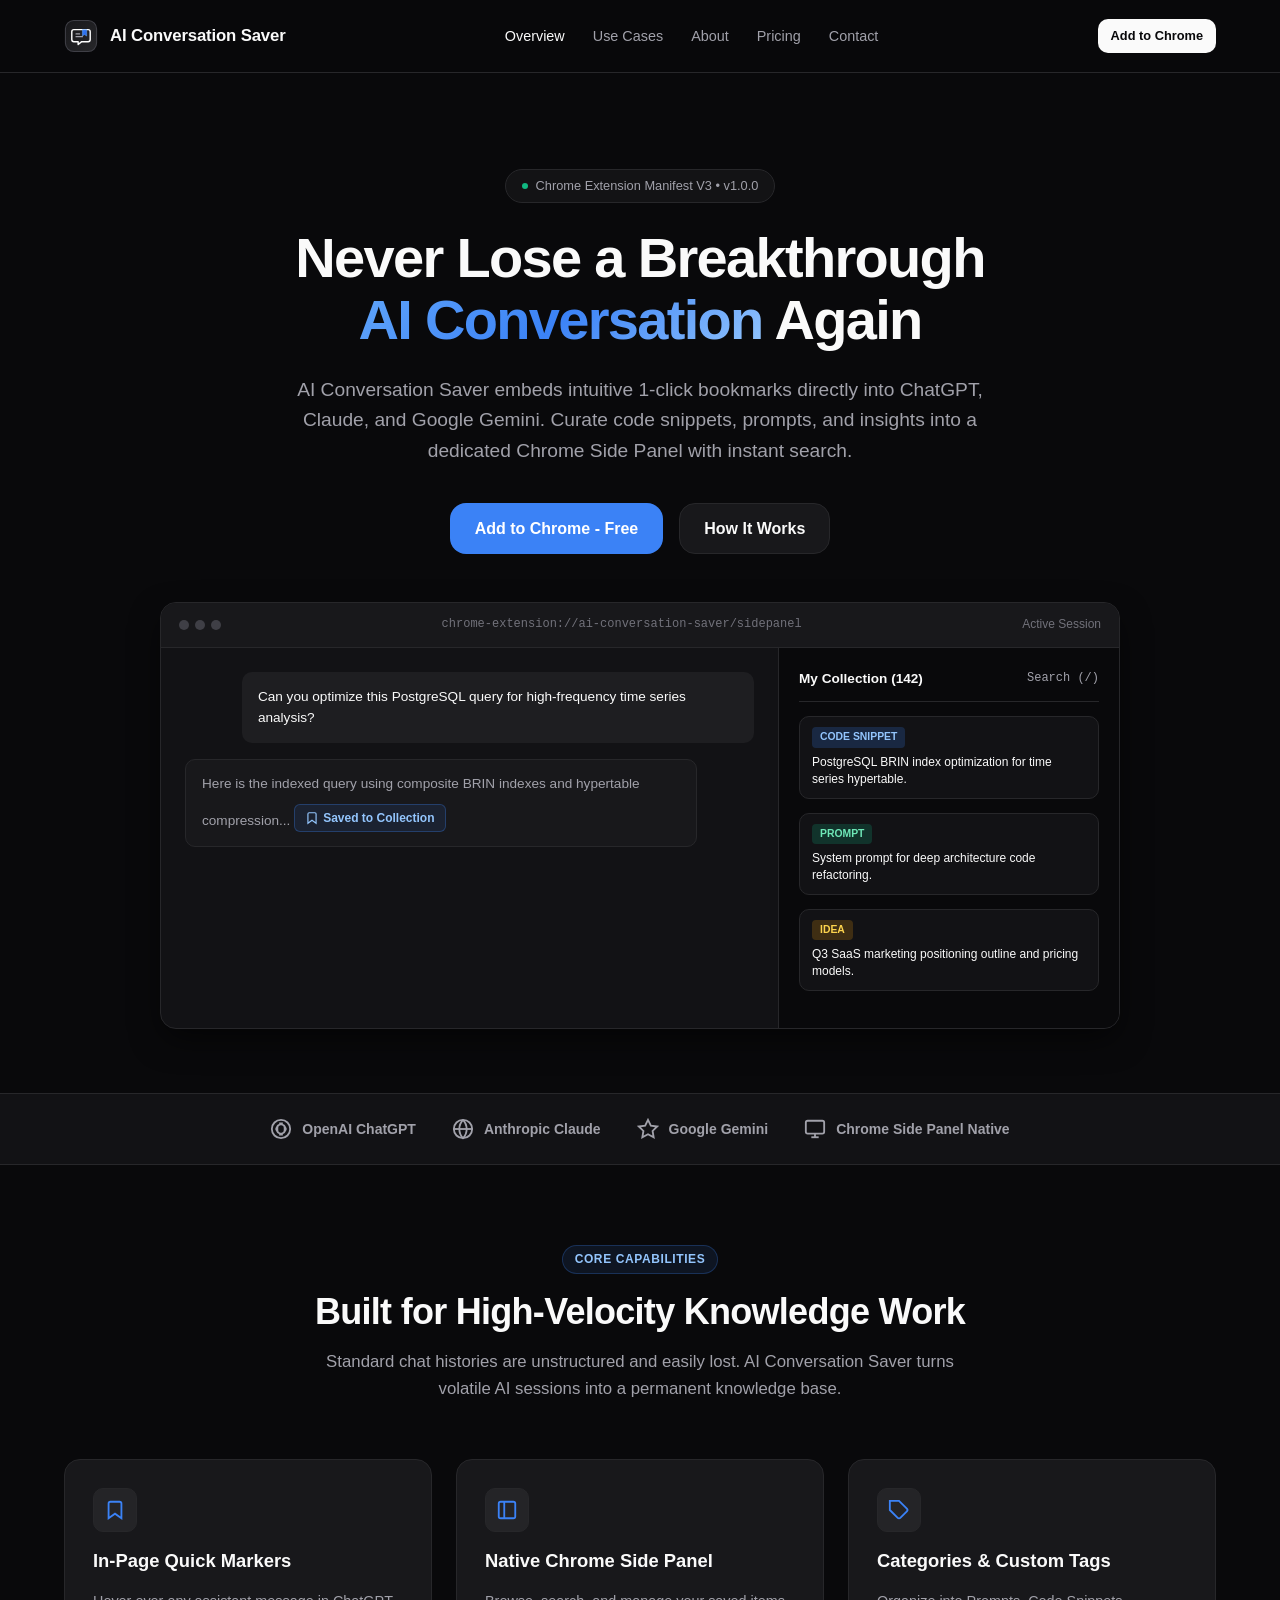
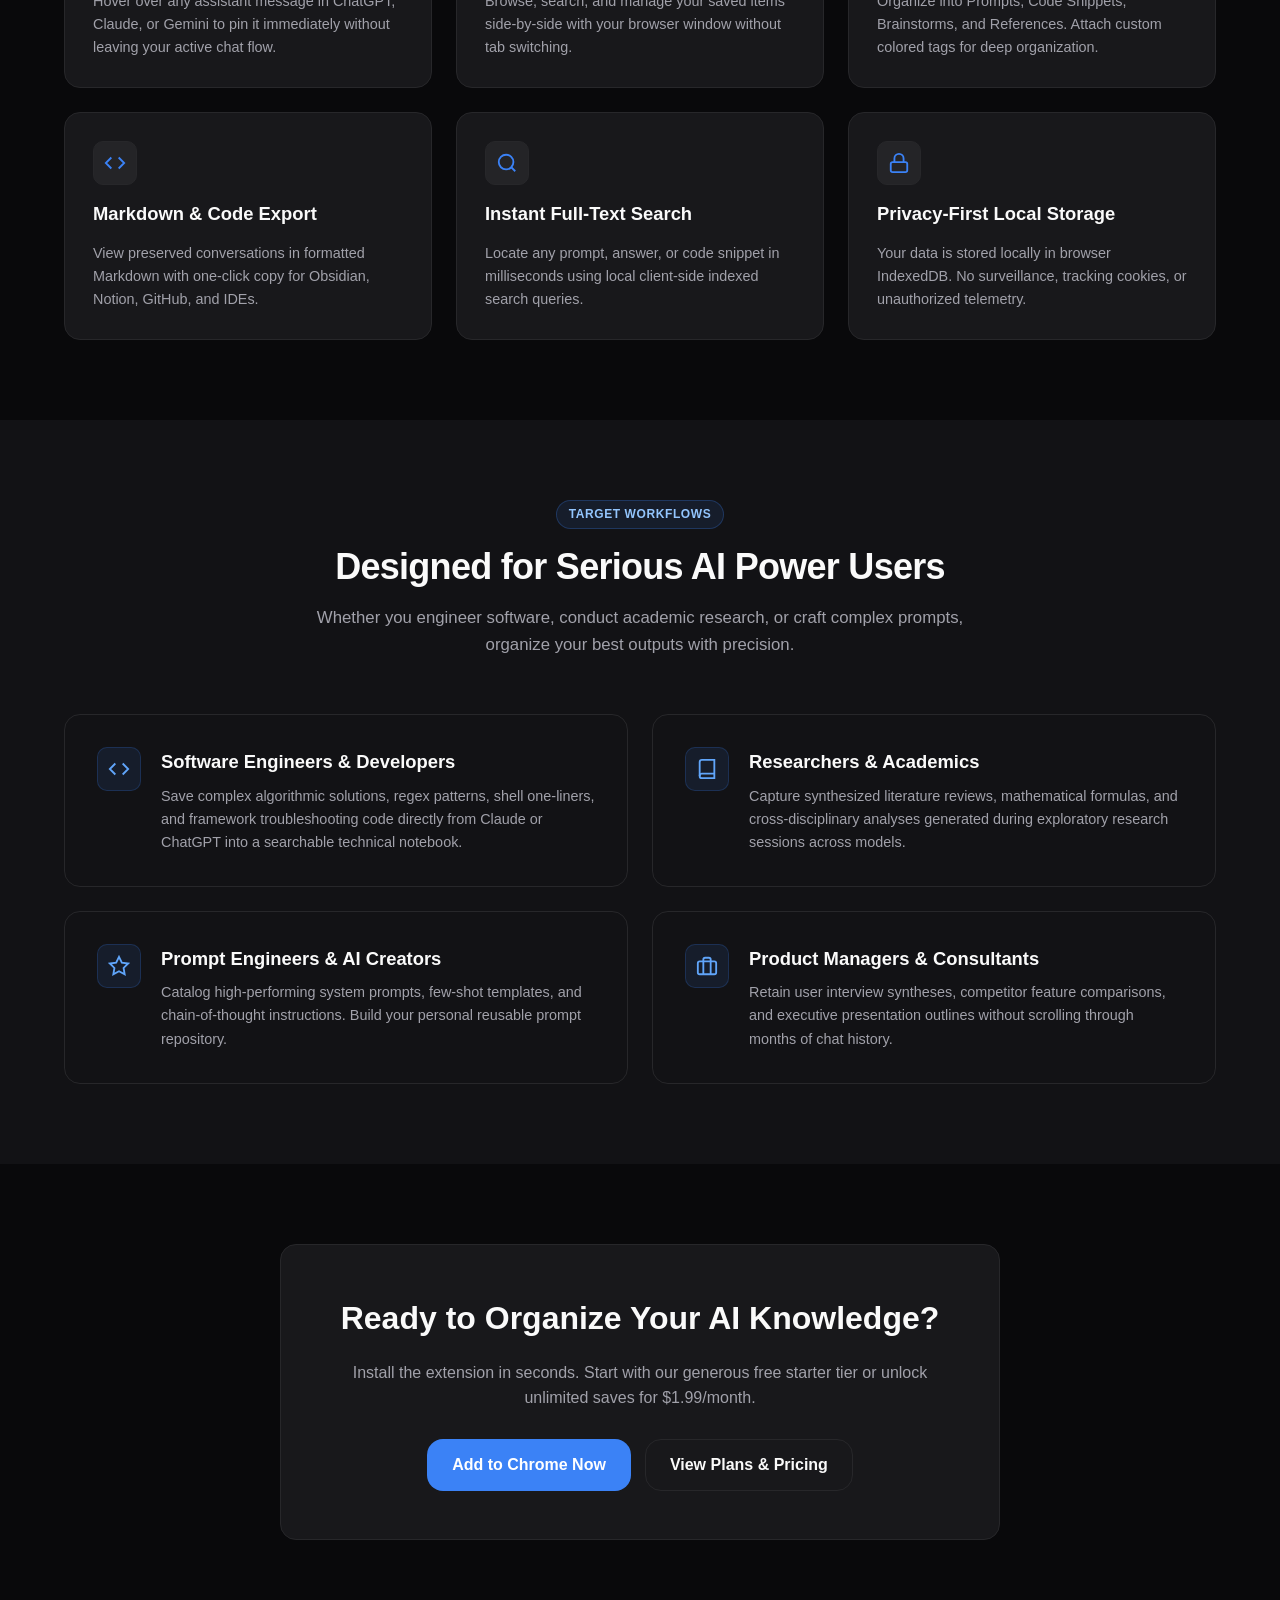
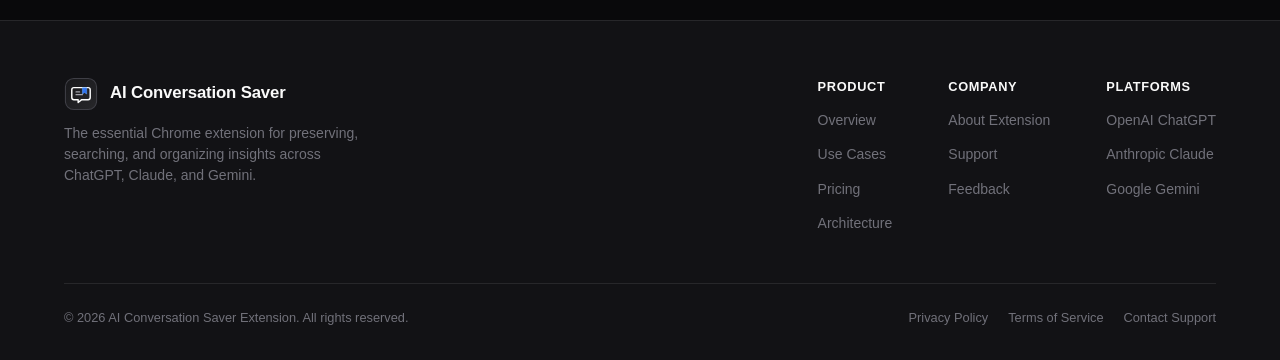
<file: index.html>
<!DOCTYPE html>
<html lang="en">
<head>
  <meta charset="UTF-8">
  <meta name="viewport" content="width=device-width, initial-scale=1.0">
  <title>AI Conversation Saver - Chrome Extension Profile &amp; Overview</title>
  <meta name="description" content="Official Chrome Extension profile for AI Conversation Saver. Preserve, organize, and search valuable prompts and responses across ChatGPT, Claude, and Gemini.">
  <link rel="stylesheet" href="styles.css">
  <link rel="icon" type="image/svg+xml" href="logo.svg">
</head>
<body>

  <!-- Site Header -->
  <header class="site-header">
    <div class="header-container">
      <a href="index.html" class="brand-link">
        <img src="logo.svg" alt="AI Conversation Saver Logo" class="brand-logo-img">
        <span>AI Conversation Saver</span>
      </a>

      <nav>
        <ul class="nav-links">
          <li><a href="index.html" class="active">Overview</a></li>
          <li><a href="#use-cases">Use Cases</a></li>
          <li><a href="about.html">About</a></li>
          <li><a href="pricing.html">Pricing</a></li>
          <li><a href="contact.html">Contact</a></li>
        </ul>
      </nav>

      <div class="header-actions">
        <a href="https://chromewebstore.google.com/category/extensions" target="_blank" rel="noopener noreferrer" class="btn btn-primary btn-sm">Add to Chrome</a>
      </div>
    </div>
  </header>

  <!-- Hero Section -->
  <main>
    <section class="section section-hero">
      <div class="container">
        <div class="hero-badge">
          <span class="hero-badge-dot"></span>
          <span>Chrome Extension Manifest V3 &bull; v1.0.0</span>
        </div>

        <h1 class="hero-title">
          Never Lose a Breakthrough <br>
          <span class="hero-highlight">AI Conversation</span> Again
        </h1>

        <p class="hero-subtitle">
          AI Conversation Saver embeds intuitive 1-click bookmarks directly into ChatGPT, Claude, and Google Gemini. Curate code snippets, prompts, and insights into a dedicated Chrome Side Panel with instant search.
        </p>

        <div class="hero-cta-group">
          <a href="https://chromewebstore.google.com/category/extensions" target="_blank" rel="noopener noreferrer" class="btn btn-accent btn-lg">Add to Chrome - Free</a>
          <a href="about.html" class="btn btn-secondary btn-lg">How It Works</a>
        </div>

        <!-- Extension Mockup Preview -->
        <div class="preview-container">
          <div class="preview-bar">
            <div class="preview-dots">
              <span class="preview-dot"></span>
              <span class="preview-dot"></span>
              <span class="preview-dot"></span>
            </div>
            <span class="preview-title">chrome-extension://ai-conversation-saver/sidepanel</span>
            <span style="font-size: 0.75rem; color: #71717a;">Active Session</span>
          </div>

          <div class="preview-body">
            <!-- Simulated AI Platform View -->
            <div class="preview-chat-area">
              <div class="mock-msg mock-msg-user">
                Can you optimize this PostgreSQL query for high-frequency time series analysis?
              </div>
              <div class="mock-msg mock-msg-ai">
                Here is the indexed query using composite BRIN indexes and hypertable compression...
                <div class="mock-msg-marker">
                  <svg width="14" height="14" viewBox="0 0 24 24" fill="none" stroke="currentColor" stroke-width="2">
                    <path d="M19 21l-7-5-7 5V5a2 2 0 0 1 2-2h10a2 2 0 0 1 2 2z"></path>
                  </svg>
                  <span>Saved to Collection</span>
                </div>
              </div>
            </div>

            <!-- Simulated Chrome Side Panel -->
            <div class="preview-sidepanel">
              <div class="sidepanel-header">
                <span class="sidepanel-title">My Collection (142)</span>
                <span style="font-size: 0.75rem; color: #a1a1aa; font-family: monospace;">Search (/)</span>
              </div>
              
              <div class="sidepanel-item">
                <span class="sidepanel-item-tag" style="background: rgba(59, 130, 246, 0.2); color: #93c5fd;">Code Snippet</span>
                <p class="sidepanel-item-text">PostgreSQL BRIN index optimization for time series hypertable.</p>
              </div>

              <div class="sidepanel-item">
                <span class="sidepanel-item-tag" style="background: rgba(16, 185, 129, 0.2); color: #6ee7b7;">Prompt</span>
                <p class="sidepanel-item-text">System prompt for deep architecture code refactoring.</p>
              </div>

              <div class="sidepanel-item">
                <span class="sidepanel-item-tag" style="background: rgba(245, 158, 11, 0.2); color: #fcd34d;">Idea</span>
                <p class="sidepanel-item-text">Q3 SaaS marketing positioning outline and pricing models.</p>
              </div>
            </div>
          </div>
        </div>
      </div>
    </section>

    <!-- Supported Platforms Bar -->
    <div class="platforms-bar">
      <div class="platform-item">
        <svg class="platform-icon" viewBox="0 0 24 24" fill="none" stroke="currentColor" stroke-width="2">
          <path d="M12 2a10 10 0 1 0 10 10A10 10 0 0 0 12 2zm1 14.93V18h-2v-1.07A6 6 0 0 1 7.07 13H8a4 4 0 0 0 8 0h.93A6 6 0 0 1 13 16.93zM13 6v1.07A6 6 0 0 1 16.93 11H16a4 4 0 0 0-8 0h-.93A6 6 0 0 1 11 7.07V6h2z"></path>
        </svg>
        <span>OpenAI ChatGPT</span>
      </div>
      <div class="platform-item">
        <svg class="platform-icon" viewBox="0 0 24 24" fill="none" stroke="currentColor" stroke-width="2">
          <circle cx="12" cy="12" r="10"></circle>
          <path d="M12 2a14.5 14.5 0 0 0 0 20 14.5 14.5 0 0 0 0-20"></path>
          <path d="M2 12h20"></path>
        </svg>
        <span>Anthropic Claude</span>
      </div>
      <div class="platform-item">
        <svg class="platform-icon" viewBox="0 0 24 24" fill="none" stroke="currentColor" stroke-width="2">
          <polygon points="12 2 15.09 8.26 22 9.27 17 14.14 18.18 21.02 12 17.77 5.82 21.02 7 14.14 2 9.27 8.91 8.26 12 2"></polygon>
        </svg>
        <span>Google Gemini</span>
      </div>
      <div class="platform-item">
        <svg class="platform-icon" viewBox="0 0 24 24" fill="none" stroke="currentColor" stroke-width="2">
          <rect x="2" y="3" width="20" height="14" rx="2" ry="2"></rect>
          <line x1="8" y1="21" x2="16" y2="21"></line>
          <line x1="12" y1="17" x2="12" y2="21"></line>
        </svg>
        <span>Chrome Side Panel Native</span>
      </div>
    </div>

    <!-- Core Features Section -->
    <section class="section">
      <div class="container">
        <div class="section-heading">
          <span class="section-tag">Core Capabilities</span>
          <h2 class="section-title">Built for High-Velocity Knowledge Work</h2>
          <p class="section-desc">
            Standard chat histories are unstructured and easily lost. AI Conversation Saver turns volatile AI sessions into a permanent knowledge base.
          </p>
        </div>

        <div class="features-grid">
          <div class="feature-card">
            <div class="feature-icon-wrapper">
              <svg width="22" height="22" viewBox="0 0 24 24" fill="none" stroke="currentColor" stroke-width="2">
                <path d="M19 21l-7-5-7 5V5a2 2 0 0 1 2-2h10a2 2 0 0 1 2 2z"></path>
              </svg>
            </div>
            <h3 class="feature-title">In-Page Quick Markers</h3>
            <p class="feature-desc">
              Hover over any assistant message in ChatGPT, Claude, or Gemini to pin it immediately without leaving your active chat flow.
            </p>
          </div>

          <div class="feature-card">
            <div class="feature-icon-wrapper">
              <svg width="22" height="22" viewBox="0 0 24 24" fill="none" stroke="currentColor" stroke-width="2">
                <rect x="3" y="3" width="18" height="18" rx="2" ry="2"></rect>
                <line x1="9" y1="3" x2="9" y2="21"></line>
              </svg>
            </div>
            <h3 class="feature-title">Native Chrome Side Panel</h3>
            <p class="feature-desc">
              Browse, search, and manage your saved items side-by-side with your browser window without tab switching.
            </p>
          </div>

          <div class="feature-card">
            <div class="feature-icon-wrapper">
              <svg width="22" height="22" viewBox="0 0 24 24" fill="none" stroke="currentColor" stroke-width="2">
                <path d="M20.59 13.41l-7.17 7.17a2 2 0 0 1-2.83 0L2 12V2h10l8.59 8.59a2 2 0 0 1 0 2.82z"></path>
                <line x1="7" y1="7" x2="7.01" y2="7"></line>
              </svg>
            </div>
            <h3 class="feature-title">Categories &amp; Custom Tags</h3>
            <p class="feature-desc">
              Organize into Prompts, Code Snippets, Brainstorms, and References. Attach custom colored tags for deep organization.
            </p>
          </div>

          <div class="feature-card">
            <div class="feature-icon-wrapper">
              <svg width="22" height="22" viewBox="0 0 24 24" fill="none" stroke="currentColor" stroke-width="2">
                <polyline points="16 18 22 12 16 6"></polyline>
                <polyline points="8 6 2 12 8 18"></polyline>
              </svg>
            </div>
            <h3 class="feature-title">Markdown &amp; Code Export</h3>
            <p class="feature-desc">
              View preserved conversations in formatted Markdown with one-click copy for Obsidian, Notion, GitHub, and IDEs.
            </p>
          </div>

          <div class="feature-card">
            <div class="feature-icon-wrapper">
              <svg width="22" height="22" viewBox="0 0 24 24" fill="none" stroke="currentColor" stroke-width="2">
                <circle cx="11" cy="11" r="8"></circle>
                <line x1="21" y1="21" x2="16.65" y2="16.65"></line>
              </svg>
            </div>
            <h3 class="feature-title">Instant Full-Text Search</h3>
            <p class="feature-desc">
              Locate any prompt, answer, or code snippet in milliseconds using local client-side indexed search queries.
            </p>
          </div>

          <div class="feature-card">
            <div class="feature-icon-wrapper">
              <svg width="22" height="22" viewBox="0 0 24 24" fill="none" stroke="currentColor" stroke-width="2">
                <rect x="3" y="11" width="18" height="11" rx="2" ry="2"></rect>
                <path d="M7 11V7a5 5 0 0 1 10 0v4"></path>
              </svg>
            </div>
            <h3 class="feature-title">Privacy-First Local Storage</h3>
            <p class="feature-desc">
              Your data is stored locally in browser IndexedDB. No surveillance, tracking cookies, or unauthorized telemetry.
            </p>
          </div>
        </div>
      </div>
    </section>

    <!-- Use Cases Section (Header Anchor) -->
    <section class="section" id="use-cases" style="background-color: var(--bg-secondary);">
      <div class="container">
        <div class="section-heading">
          <span class="section-tag">Target Workflows</span>
          <h2 class="section-title">Designed for Serious AI Power Users</h2>
          <p class="section-desc">
            Whether you engineer software, conduct academic research, or craft complex prompts, organize your best outputs with precision.
          </p>
        </div>

        <div class="use-cases-grid">
          <div class="use-case-card">
            <div class="use-case-icon">
              <svg width="22" height="22" viewBox="0 0 24 24" fill="none" stroke="currentColor" stroke-width="2">
                <polyline points="16 18 22 12 16 6"></polyline>
                <polyline points="8 6 2 12 8 18"></polyline>
              </svg>
            </div>
            <div class="use-case-content">
              <h3>Software Engineers &amp; Developers</h3>
              <p>
                Save complex algorithmic solutions, regex patterns, shell one-liners, and framework troubleshooting code directly from Claude or ChatGPT into a searchable technical notebook.
              </p>
            </div>
          </div>

          <div class="use-case-card">
            <div class="use-case-icon">
              <svg width="22" height="22" viewBox="0 0 24 24" fill="none" stroke="currentColor" stroke-width="2">
                <path d="M4 19.5A2.5 2.5 0 0 1 6.5 17H20"></path>
                <path d="M6.5 2H20v20H6.5A2.5 2.5 0 0 1 4 19.5v-15A2.5 2.5 0 0 1 6.5 2z"></path>
              </svg>
            </div>
            <div class="use-case-content">
              <h3>Researchers &amp; Academics</h3>
              <p>
                Capture synthesized literature reviews, mathematical formulas, and cross-disciplinary analyses generated during exploratory research sessions across models.
              </p>
            </div>
          </div>

          <div class="use-case-card">
            <div class="use-case-icon">
              <svg width="22" height="22" viewBox="0 0 24 24" fill="none" stroke="currentColor" stroke-width="2">
                <polygon points="12 2 15.09 8.26 22 9.27 17 14.14 18.18 21.02 12 17.77 5.82 21.02 7 14.14 2 9.27 8.91 8.26 12 2"></polygon>
              </svg>
            </div>
            <div class="use-case-content">
              <h3>Prompt Engineers &amp; AI Creators</h3>
              <p>
                Catalog high-performing system prompts, few-shot templates, and chain-of-thought instructions. Build your personal reusable prompt repository.
              </p>
            </div>
          </div>

          <div class="use-case-card">
            <div class="use-case-icon">
              <svg width="22" height="22" viewBox="0 0 24 24" fill="none" stroke="currentColor" stroke-width="2">
                <rect x="2" y="7" width="20" height="14" rx="2" ry="2"></rect>
                <path d="M16 21V5a2 2 0 0 0-2-2h-4a2 2 0 0 0-2 2v16"></path>
              </svg>
            </div>
            <div class="use-case-content">
              <h3>Product Managers &amp; Consultants</h3>
              <p>
                Retain user interview syntheses, competitor feature comparisons, and executive presentation outlines without scrolling through months of chat history.
              </p>
            </div>
          </div>
        </div>
      </div>
    </section>

    <!-- Call to Action Banner -->
    <section class="section" style="text-align: center;">
      <div class="container">
        <div style="max-width: 720px; margin: 0 auto; padding: 48px; border-radius: 16px; background-color: var(--bg-card); border: 1px solid var(--border-subtle);">
          <h2 style="font-size: 2rem; font-weight: 800; margin-bottom: 16px;">Ready to Organize Your AI Knowledge?</h2>
          <p style="color: var(--text-secondary); margin-bottom: 28px; line-height: 1.6;">
            Install the extension in seconds. Start with our generous free starter tier or unlock unlimited saves for $1.99/month.
          </p>
          <div style="display: flex; gap: 14px; justify-content: center; flex-wrap: wrap;">
            <a href="https://chromewebstore.google.com/category/extensions" target="_blank" rel="noopener noreferrer" class="btn btn-accent btn-lg">Add to Chrome Now</a>
            <a href="pricing.html" class="btn btn-secondary btn-lg">View Plans &amp; Pricing</a>
          </div>
        </div>
      </div>
    </section>
  </main>

  <!-- Site Footer -->
  <footer class="site-footer">
    <div class="container">
      <div class="footer-top">
        <div class="footer-brand">
          <a href="index.html" class="brand-link">
            <img src="logo.svg" alt="AI Conversation Saver Logo" class="brand-logo-img">
            <span>AI Conversation Saver</span>
          </a>
          <p>
            The essential Chrome extension for preserving, searching, and organizing insights across ChatGPT, Claude, and Gemini.
          </p>
        </div>

        <div class="footer-nav">
          <div class="footer-nav-col">
            <h4>Product</h4>
            <a href="index.html">Overview</a>
            <a href="#use-cases">Use Cases</a>
            <a href="pricing.html">Pricing</a>
            <a href="about.html">Architecture</a>
          </div>
          <div class="footer-nav-col">
            <h4>Company</h4>
            <a href="about.html">About Extension</a>
            <a href="contact.html">Support</a>
            <a href="contact.html">Feedback</a>
          </div>
          <div class="footer-nav-col">
            <h4>Platforms</h4>
            <a href="https://chatgpt.com" target="_blank" rel="noreferrer">OpenAI ChatGPT</a>
            <a href="https://claude.ai" target="_blank" rel="noreferrer">Anthropic Claude</a>
            <a href="https://gemini.google.com" target="_blank" rel="noreferrer">Google Gemini</a>
          </div>
        </div>
      </div>

      <div class="footer-bottom">
        <div>&copy; 2026 AI Conversation Saver Extension. All rights reserved.</div>
        <div style="display: flex; gap: 20px;">
          <a href="about.html" style="color: inherit; text-decoration: none;">Privacy Policy</a>
          <a href="about.html" style="color: inherit; text-decoration: none;">Terms of Service</a>
          <a href="contact.html" style="color: inherit; text-decoration: none;">Contact Support</a>
        </div>
      </div>
    </div>
  </footer>

</body>
</html>
</file>
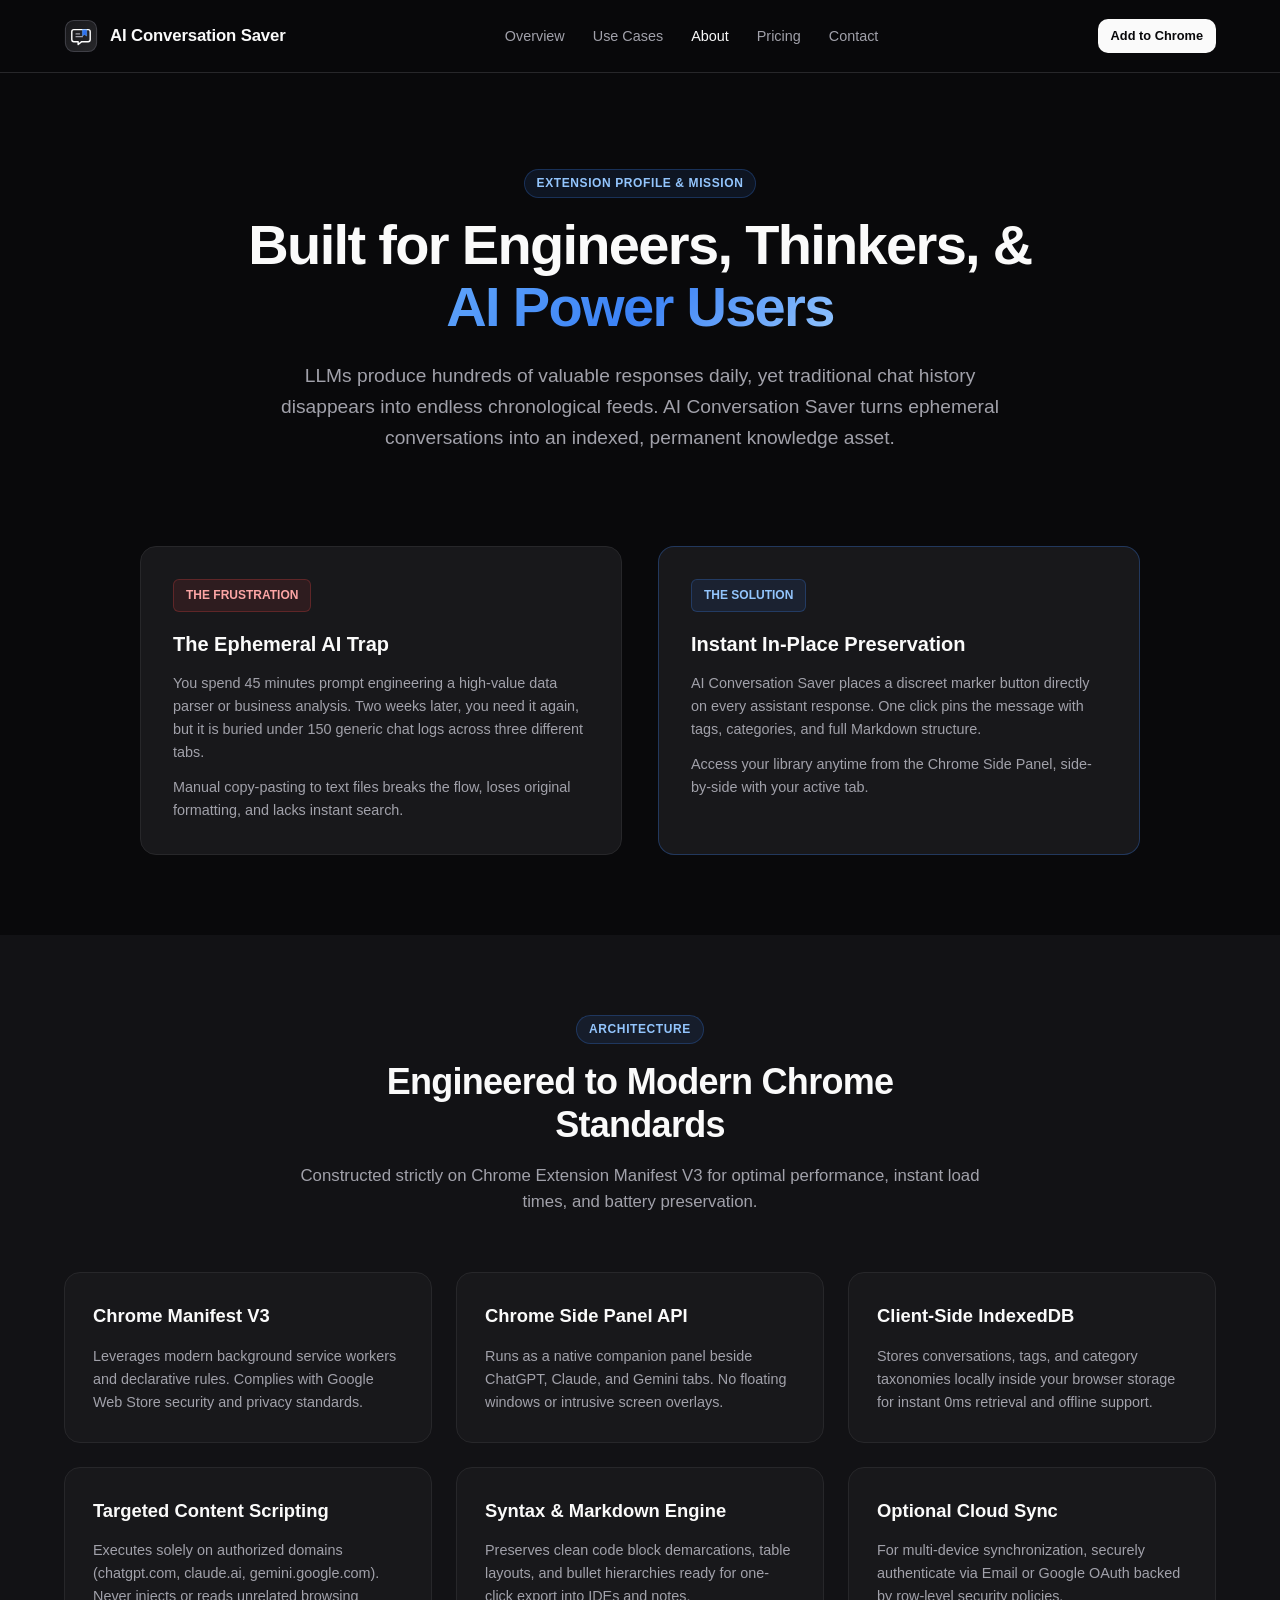
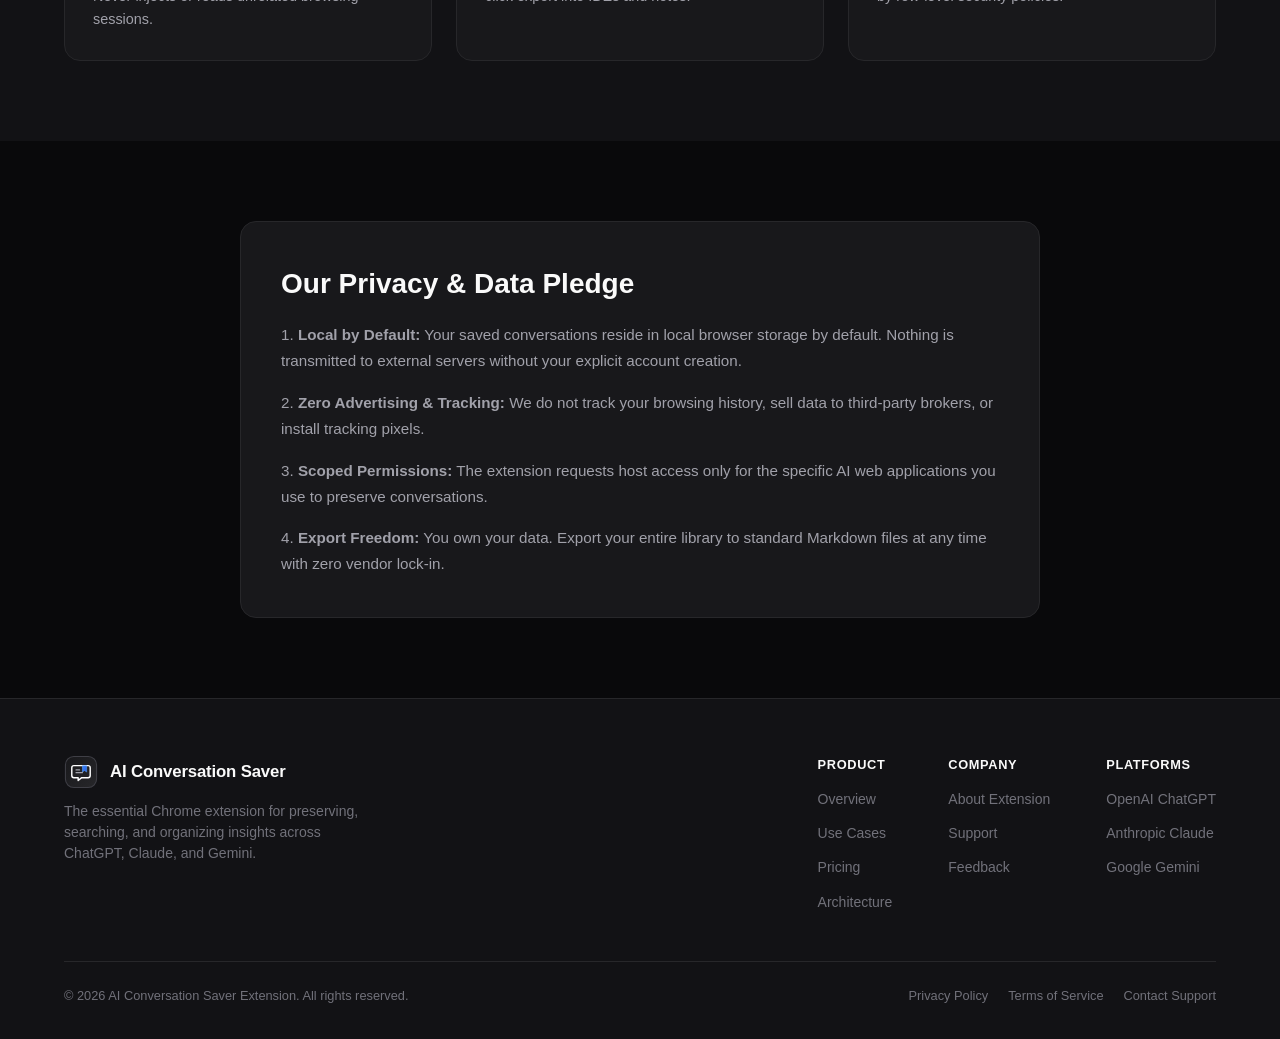
<file: about.html>
<!DOCTYPE html>
<html lang="en">
<head>
  <meta charset="UTF-8">
  <meta name="viewport" content="width=device-width, initial-scale=1.0">
  <title>About - AI Conversation Saver Extension</title>
  <meta name="description" content="Learn about AI Conversation Saver, our technical architecture, privacy philosophy, and mission to preserve the best of artificial intelligence conversations.">
  <link rel="stylesheet" href="styles.css">
  <link rel="icon" type="image/svg+xml" href="logo.svg">
</head>
<body>

  <!-- Site Header -->
  <header class="site-header">
    <div class="header-container">
      <a href="index.html" class="brand-link">
        <img src="logo.svg" alt="AI Conversation Saver Logo" class="brand-logo-img">
        <span>AI Conversation Saver</span>
      </a>

      <nav>
        <ul class="nav-links">
          <li><a href="index.html">Overview</a></li>
          <li><a href="index.html#use-cases">Use Cases</a></li>
          <li><a href="about.html" class="active">About</a></li>
          <li><a href="pricing.html">Pricing</a></li>
          <li><a href="contact.html">Contact</a></li>
        </ul>
      </nav>

      <div class="header-actions">
        <a href="https://chromewebstore.google.com/category/extensions" target="_blank" rel="noopener noreferrer" class="btn btn-primary btn-sm">Add to Chrome</a>
      </div>
    </div>
  </header>

  <main>
    <!-- About Hero -->
    <section class="section section-hero" style="padding-bottom: 32px;">
      <div class="container">
        <span class="section-tag">Extension Profile &amp; Mission</span>
        <h1 class="hero-title">
          Built for Engineers, Thinkers, &amp; <br>
          <span class="hero-highlight">AI Power Users</span>
        </h1>
        <p class="hero-subtitle">
          LLMs produce hundreds of valuable responses daily, yet traditional chat history disappears into endless chronological feeds. AI Conversation Saver turns ephemeral conversations into an indexed, permanent knowledge asset.
        </p>
      </div>
    </section>

    <!-- The Problem & Solution -->
    <section class="section" style="padding-top: 24px;">
      <div class="container">
        <div style="display: grid; grid-template-columns: 1fr 1fr; gap: 36px; max-width: 1000px; margin: 0 auto;">
          <div style="padding: 32px; background: var(--bg-card); border: 1px solid var(--border-subtle); border-radius: 16px;">
            <div style="display: inline-flex; padding: 6px 12px; background: rgba(239, 68, 68, 0.1); border: 1px solid rgba(239, 68, 68, 0.25); border-radius: 6px; color: #fca5a5; font-size: 0.75rem; font-weight: 700; text-transform: uppercase; margin-bottom: 16px;">
              The Frustration
            </div>
            <h3 style="font-size: 1.25rem; font-weight: 700; margin-bottom: 12px; color: var(--text-primary);">The Ephemeral AI Trap</h3>
            <p style="color: var(--text-secondary); font-size: 0.9rem; line-height: 1.6; margin-bottom: 12px;">
              You spend 45 minutes prompt engineering a high-value data parser or business analysis. Two weeks later, you need it again, but it is buried under 150 generic chat logs across three different tabs.
            </p>
            <p style="color: var(--text-secondary); font-size: 0.9rem; line-height: 1.6;">
              Manual copy-pasting to text files breaks the flow, loses original formatting, and lacks instant search.
            </p>
          </div>

          <div style="padding: 32px; background: var(--bg-card); border: 1px solid rgba(59, 130, 246, 0.3); border-radius: 16px;">
            <div style="display: inline-flex; padding: 6px 12px; background: var(--accent-blue-subtle); border: 1px solid rgba(59, 130, 246, 0.25); border-radius: 6px; color: #93c5fd; font-size: 0.75rem; font-weight: 700; text-transform: uppercase; margin-bottom: 16px;">
              The Solution
            </div>
            <h3 style="font-size: 1.25rem; font-weight: 700; margin-bottom: 12px; color: var(--text-primary);">Instant In-Place Preservation</h3>
            <p style="color: var(--text-secondary); font-size: 0.9rem; line-height: 1.6; margin-bottom: 12px;">
              AI Conversation Saver places a discreet marker button directly on every assistant response. One click pins the message with tags, categories, and full Markdown structure.
            </p>
            <p style="color: var(--text-secondary); font-size: 0.9rem; line-height: 1.6;">
              Access your library anytime from the Chrome Side Panel, side-by-side with your active tab.
            </p>
          </div>
        </div>
      </div>
    </section>

    <!-- Technical Architecture -->
    <section class="section" style="background-color: var(--bg-secondary);">
      <div class="container">
        <div class="section-heading">
          <span class="section-tag">Architecture</span>
          <h2 class="section-title">Engineered to Modern Chrome Standards</h2>
          <p class="section-desc">
            Constructed strictly on Chrome Extension Manifest V3 for optimal performance, instant load times, and battery preservation.
          </p>
        </div>

        <div class="features-grid">
          <div class="feature-card">
            <h3 class="feature-title">Chrome Manifest V3</h3>
            <p class="feature-desc">
              Leverages modern background service workers and declarative rules. Complies with Google Web Store security and privacy standards.
            </p>
          </div>

          <div class="feature-card">
            <h3 class="feature-title">Chrome Side Panel API</h3>
            <p class="feature-desc">
              Runs as a native companion panel beside ChatGPT, Claude, and Gemini tabs. No floating windows or intrusive screen overlays.
            </p>
          </div>

          <div class="feature-card">
            <h3 class="feature-title">Client-Side IndexedDB</h3>
            <p class="feature-desc">
              Stores conversations, tags, and category taxonomies locally inside your browser storage for instant 0ms retrieval and offline support.
            </p>
          </div>

          <div class="feature-card">
            <h3 class="feature-title">Targeted Content Scripting</h3>
            <p class="feature-desc">
              Executes solely on authorized domains (chatgpt.com, claude.ai, gemini.google.com). Never injects or reads unrelated browsing sessions.
            </p>
          </div>

          <div class="feature-card">
            <h3 class="feature-title">Syntax &amp; Markdown Engine</h3>
            <p class="feature-desc">
              Preserves clean code block demarcations, table layouts, and bullet hierarchies ready for one-click export into IDEs and notes.
            </p>
          </div>

          <div class="feature-card">
            <h3 class="feature-title">Optional Cloud Sync</h3>
            <p class="feature-desc">
              For multi-device synchronization, securely authenticate via Email or Google OAuth backed by row-level security policies.
            </p>
          </div>
        </div>
      </div>
    </section>

    <!-- Privacy Manifesto -->
    <section class="section">
      <div class="container">
        <div style="max-width: 800px; margin: 0 auto; padding: 40px; background: var(--bg-card); border: 1px solid var(--border-subtle); border-radius: 16px;">
          <h2 style="font-size: 1.75rem; font-weight: 800; margin-bottom: 16px; color: var(--text-primary);">Our Privacy &amp; Data Pledge</h2>
          <div style="display: flex; flex-direction: column; gap: 16px; color: var(--text-secondary); font-size: 0.95rem; line-height: 1.7;">
            <p>
              1. <strong>Local by Default:</strong> Your saved conversations reside in local browser storage by default. Nothing is transmitted to external servers without your explicit account creation.
            </p>
            <p>
              2. <strong>Zero Advertising &amp; Tracking:</strong> We do not track your browsing history, sell data to third-party brokers, or install tracking pixels.
            </p>
            <p>
              3. <strong>Scoped Permissions:</strong> The extension requests host access only for the specific AI web applications you use to preserve conversations.
            </p>
            <p>
              4. <strong>Export Freedom:</strong> You own your data. Export your entire library to standard Markdown files at any time with zero vendor lock-in.
            </p>
          </div>
        </div>
      </div>
    </section>
  </main>

  <!-- Site Footer -->
  <footer class="site-footer">
    <div class="container">
      <div class="footer-top">
        <div class="footer-brand">
          <a href="index.html" class="brand-link">
            <img src="logo.svg" alt="AI Conversation Saver Logo" class="brand-logo-img">
            <span>AI Conversation Saver</span>
          </a>
          <p>
            The essential Chrome extension for preserving, searching, and organizing insights across ChatGPT, Claude, and Gemini.
          </p>
        </div>

        <div class="footer-nav">
          <div class="footer-nav-col">
            <h4>Product</h4>
            <a href="index.html">Overview</a>
            <a href="index.html#use-cases">Use Cases</a>
            <a href="pricing.html">Pricing</a>
            <a href="about.html">Architecture</a>
          </div>
          <div class="footer-nav-col">
            <h4>Company</h4>
            <a href="about.html">About Extension</a>
            <a href="contact.html">Support</a>
            <a href="contact.html">Feedback</a>
          </div>
          <div class="footer-nav-col">
            <h4>Platforms</h4>
            <a href="https://chatgpt.com" target="_blank" rel="noreferrer">OpenAI ChatGPT</a>
            <a href="https://claude.ai" target="_blank" rel="noreferrer">Anthropic Claude</a>
            <a href="https://gemini.google.com" target="_blank" rel="noreferrer">Google Gemini</a>
          </div>
        </div>
      </div>

      <div class="footer-bottom">
        <div>&copy; 2026 AI Conversation Saver Extension. All rights reserved.</div>
        <div style="display: flex; gap: 20px;">
          <a href="about.html" style="color: inherit; text-decoration: none;">Privacy Policy</a>
          <a href="about.html" style="color: inherit; text-decoration: none;">Terms of Service</a>
          <a href="contact.html" style="color: inherit; text-decoration: none;">Contact Support</a>
        </div>
      </div>
    </div>
  </footer>

</body>
</html>
</file>
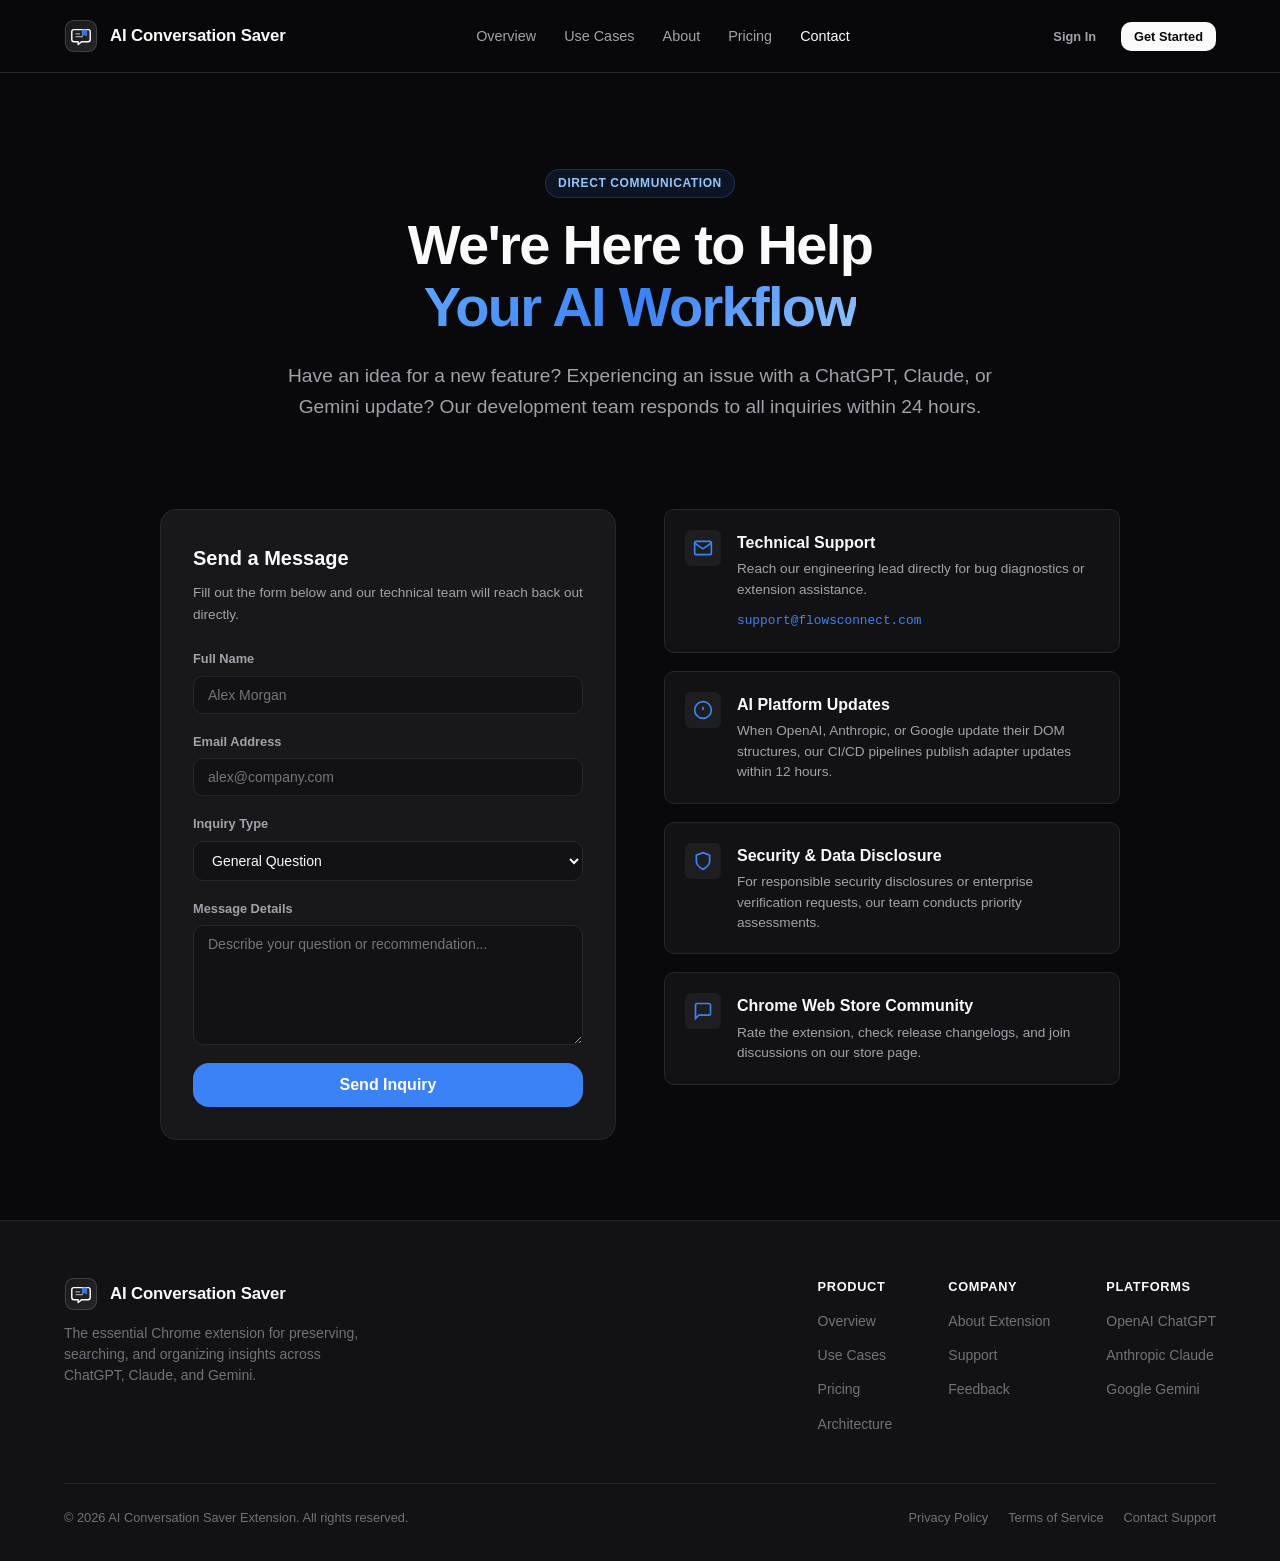
<file: contact.html>
<!DOCTYPE html>
<html lang="en">
<head>
  <meta charset="UTF-8">
  <meta name="viewport" content="width=device-width, initial-scale=1.0">
  <title>Contact &amp; Support - AI Conversation Saver Extension</title>
  <meta name="description" content="Get in touch with the AI Conversation Saver team. Submit feedback, report bugs, or get technical support for the Chrome extension.">
  <link rel="stylesheet" href="styles.css">
  <link rel="icon" type="image/svg+xml" href="logo.svg">
</head>
<body>

  <!-- Site Header -->
  <header class="site-header">
    <div class="header-container">
      <a href="index.html" class="brand-link">
        <img src="logo.svg" alt="AI Conversation Saver Logo" class="brand-logo-img">
        <span>AI Conversation Saver</span>
      </a>

      <nav>
        <ul class="nav-links">
          <li><a href="index.html">Overview</a></li>
          <li><a href="index.html#use-cases">Use Cases</a></li>
          <li><a href="about.html">About</a></li>
          <li><a href="pricing.html">Pricing</a></li>
          <li><a href="contact.html" class="active">Contact</a></li>
        </ul>
      </nav>

      <div class="header-actions">
        <button type="button" class="btn btn-ghost btn-sm">Sign In</button>
        <button type="button" class="btn btn-primary btn-sm">Get Started</button>
      </div>
    </div>
  </header>

  <main>
    <!-- Contact Hero -->
    <section class="section section-hero" style="padding-bottom: 40px;">
      <div class="container">
        <span class="section-tag">Direct Communication</span>
        <h1 class="hero-title">
          We&apos;re Here to Help <br>
          <span class="hero-highlight">Your AI Workflow</span>
        </h1>
        <p class="hero-subtitle">
          Have an idea for a new feature? Experiencing an issue with a ChatGPT, Claude, or Gemini update? Our development team responds to all inquiries within 24 hours.
        </p>
      </div>
    </section>

    <!-- Contact Form & Info Layout -->
    <section class="section" style="padding-top: 10px;">
      <div class="container">
        <div class="contact-layout">
          <!-- Contact Form -->
          <div class="contact-card">
            <h2 style="font-size: 1.25rem; font-weight: 700; color: var(--text-primary); margin-bottom: 8px;">Send a Message</h2>
            <p style="font-size: 0.85rem; color: var(--text-secondary); margin-bottom: 24px;">Fill out the form below and our technical team will reach back out directly.</p>

            <form class="contact-form" id="contactForm" onsubmit="event.preventDefault(); document.getElementById('successNotice').style.display = 'block'; this.reset();">
              <div class="form-group">
                <label for="name" class="form-label">Full Name</label>
                <input type="text" id="name" class="form-input" placeholder="Alex Morgan" required>
              </div>

              <div class="form-group">
                <label for="email" class="form-label">Email Address</label>
                <input type="email" id="email" class="form-input" placeholder="alex@company.com" required>
              </div>

              <div class="form-group">
                <label for="topic" class="form-label">Inquiry Type</label>
                <select id="topic" class="form-select">
                  <option value="general">General Question</option>
                  <option value="feature">Feature Request / Idea</option>
                  <option value="bug">Bug Report / Compatibility</option>
                  <option value="billing">Pro Subscription &amp; Billing ($1.99)</option>
                  <option value="enterprise">Enterprise Team Licensing</option>
                </select>
              </div>

              <div class="form-group">
                <label for="message" class="form-label">Message Details</label>
                <textarea id="message" class="form-textarea" placeholder="Describe your question or recommendation..." required></textarea>
              </div>

              <button type="submit" class="btn btn-accent btn-lg" style="width: 100%;">
                Send Inquiry
              </button>

              <div id="successNotice" style="display: none; padding: 12px; border-radius: 8px; background: rgba(16, 185, 129, 0.1); border: 1px solid rgba(16, 185, 129, 0.3); color: #6ee7b7; font-size: 0.8rem; text-align: center;">
                Message received. Our engineering team will review and reply within 24 hours.
              </div>
            </form>
          </div>

          <!-- Direct Info Cards -->
          <div class="info-cards">
            <div class="info-item">
              <div class="info-icon">
                <svg width="20" height="20" viewBox="0 0 24 24" fill="none" stroke="currentColor" stroke-width="2">
                  <path d="M4 4h16c1.1 0 2 .9 2 2v12c0 1.1-.9 2-2 2H4c-1.1 0-2-.9-2-2V6c0-1.1.9-2 2-2z"></path>
                  <polyline points="22,6 12,13 2,6"></polyline>
                </svg>
              </div>
              <div>
                <h3 style="font-size: 1rem; font-weight: 700; color: var(--text-primary); margin-bottom: 4px;">Technical Support</h3>
                <p style="font-size: 0.85rem; color: var(--text-secondary); line-height: 1.5; margin-bottom: 6px;">
                  Reach our engineering lead directly for bug diagnostics or extension assistance.
                </p>
                <span style="font-family: var(--font-mono); font-size: 0.8rem; color: var(--accent-blue);">support@flowsconnect.com</span>
              </div>
            </div>

            <div class="info-item">
              <div class="info-icon">
                <svg width="20" height="20" viewBox="0 0 24 24" fill="none" stroke="currentColor" stroke-width="2">
                  <circle cx="12" cy="12" r="10"></circle>
                  <line x1="12" y1="8" x2="12" y2="12"></line>
                  <line x1="12" y1="16" x2="12.01" y2="16"></line>
                </svg>
              </div>
              <div>
                <h3 style="font-size: 1rem; font-weight: 700; color: var(--text-primary); margin-bottom: 4px;">AI Platform Updates</h3>
                <p style="font-size: 0.85rem; color: var(--text-secondary); line-height: 1.5;">
                  When OpenAI, Anthropic, or Google update their DOM structures, our CI/CD pipelines publish adapter updates within 12 hours.
                </p>
              </div>
            </div>

            <div class="info-item">
              <div class="info-icon">
                <svg width="20" height="20" viewBox="0 0 24 24" fill="none" stroke="currentColor" stroke-width="2">
                  <path d="M12 22s8-4 8-10V5l-8-3-8 3v7c0 6 8 10 8 10z"></path>
                </svg>
              </div>
              <div>
                <h3 style="font-size: 1rem; font-weight: 700; color: var(--text-primary); margin-bottom: 4px;">Security &amp; Data Disclosure</h3>
                <p style="font-size: 0.85rem; color: var(--text-secondary); line-height: 1.5;">
                  For responsible security disclosures or enterprise verification requests, our team conducts priority assessments.
                </p>
              </div>
            </div>

            <div class="info-item">
              <div class="info-icon">
                <svg width="20" height="20" viewBox="0 0 24 24" fill="none" stroke="currentColor" stroke-width="2">
                  <path d="M21 15a2 2 0 0 1-2 2H7l-4 4V5a2 2 0 0 1 2-2h14a2 2 0 0 1 2 2z"></path>
                </svg>
              </div>
              <div>
                <h3 style="font-size: 1rem; font-weight: 700; color: var(--text-primary); margin-bottom: 4px;">Chrome Web Store Community</h3>
                <p style="font-size: 0.85rem; color: var(--text-secondary); line-height: 1.5;">
                  Rate the extension, check release changelogs, and join discussions on our store page.
                </p>
              </div>
            </div>
          </div>
        </div>
      </div>
    </section>
  </main>

  <!-- Site Footer -->
  <footer class="site-footer">
    <div class="container">
      <div class="footer-top">
        <div class="footer-brand">
          <a href="index.html" class="brand-link">
            <img src="logo.svg" alt="AI Conversation Saver Logo" class="brand-logo-img">
            <span>AI Conversation Saver</span>
          </a>
          <p>
            The essential Chrome extension for preserving, searching, and organizing insights across ChatGPT, Claude, and Gemini.
          </p>
        </div>

        <div class="footer-nav">
          <div class="footer-nav-col">
            <h4>Product</h4>
            <a href="index.html">Overview</a>
            <a href="index.html#use-cases">Use Cases</a>
            <a href="pricing.html">Pricing</a>
            <a href="about.html">Architecture</a>
          </div>
          <div class="footer-nav-col">
            <h4>Company</h4>
            <a href="about.html">About Extension</a>
            <a href="contact.html">Support</a>
            <a href="contact.html">Feedback</a>
          </div>
          <div class="footer-nav-col">
            <h4>Platforms</h4>
            <a href="https://chatgpt.com" target="_blank" rel="noreferrer">OpenAI ChatGPT</a>
            <a href="https://claude.ai" target="_blank" rel="noreferrer">Anthropic Claude</a>
            <a href="https://gemini.google.com" target="_blank" rel="noreferrer">Google Gemini</a>
          </div>
        </div>
      </div>

      <div class="footer-bottom">
        <div>&copy; 2026 AI Conversation Saver Extension. All rights reserved.</div>
        <div style="display: flex; gap: 20px;">
          <a href="about.html" style="color: inherit; text-decoration: none;">Privacy Policy</a>
          <a href="about.html" style="color: inherit; text-decoration: none;">Terms of Service</a>
          <a href="contact.html" style="color: inherit; text-decoration: none;">Contact Support</a>
        </div>
      </div>
    </div>
  </footer>

</body>
</html>
</file>
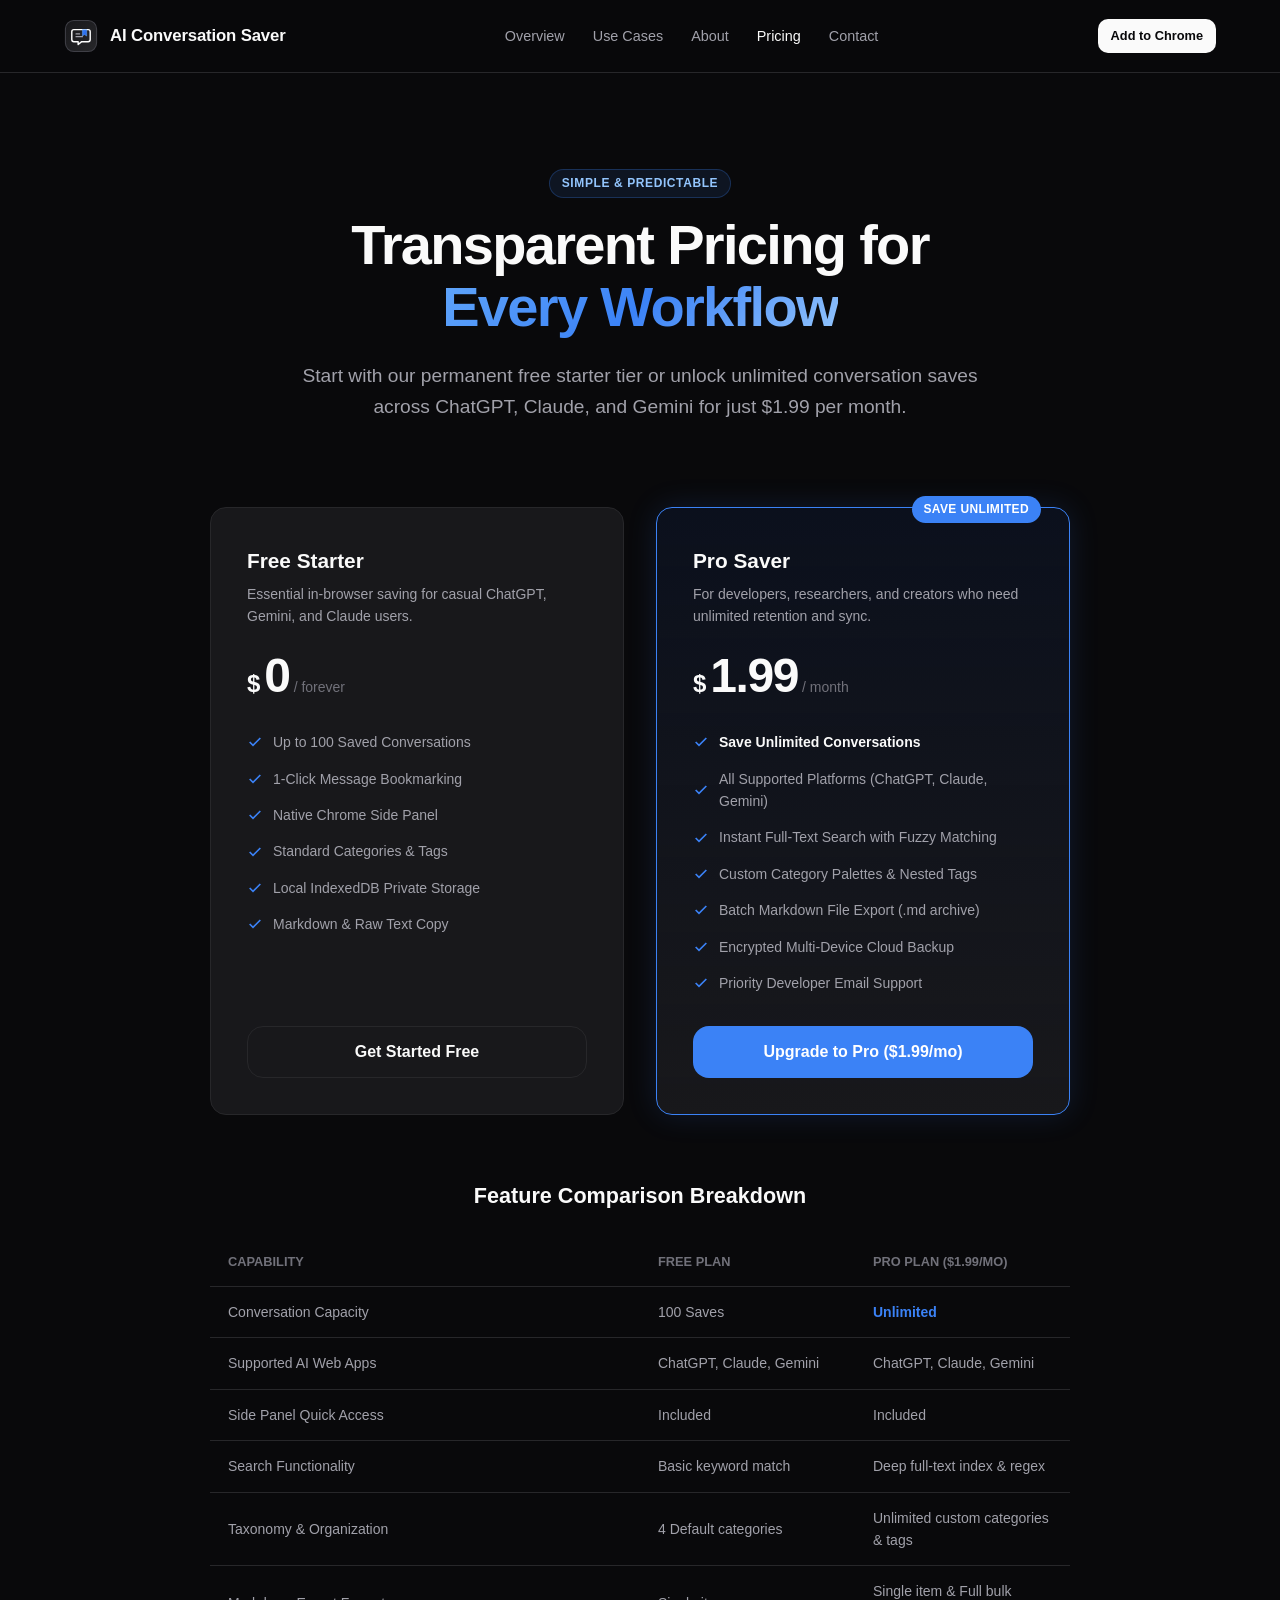
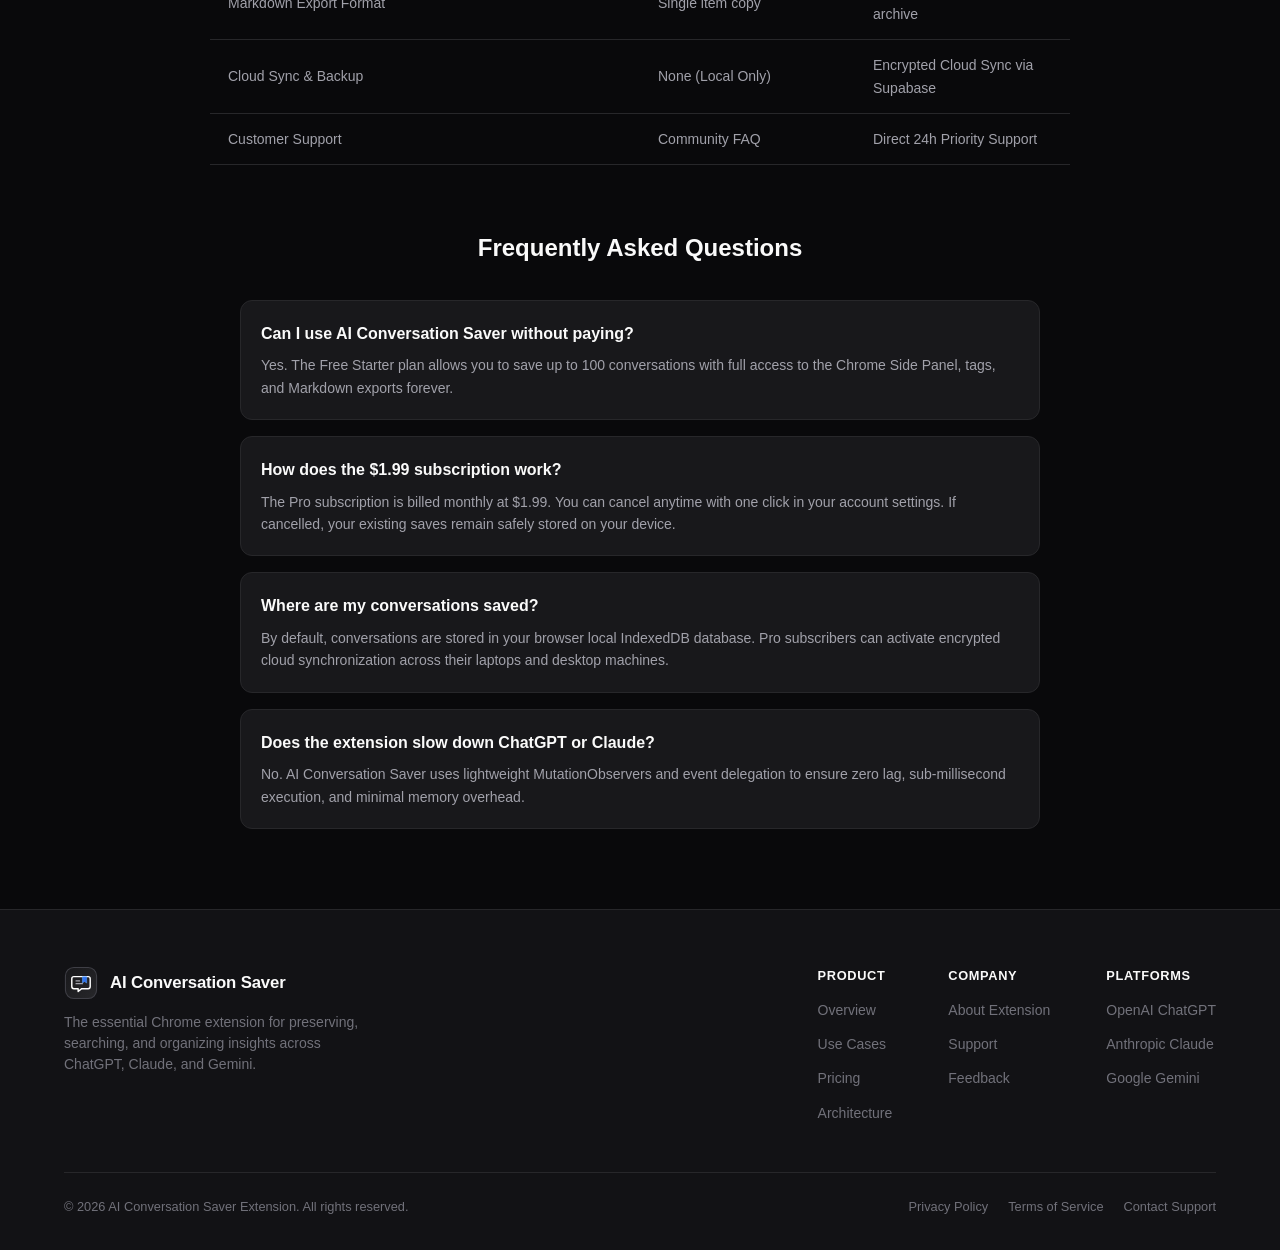
<file: pricing.html>
<!DOCTYPE html>
<html lang="en">
<head>
  <meta charset="UTF-8">
  <meta name="viewport" content="width=device-width, initial-scale=1.0">
  <title>Pricing - AI Conversation Saver Extension</title>
  <meta name="description" content="Transparent, affordable pricing for AI Conversation Saver. Start free or upgrade to Pro for $1.99 to save unlimited conversations.">
  <link rel="stylesheet" href="styles.css">
  <link rel="icon" type="image/svg+xml" href="logo.svg">
</head>
<body>

  <!-- Site Header -->
  <header class="site-header">
    <div class="header-container">
      <a href="index.html" class="brand-link">
        <img src="logo.svg" alt="AI Conversation Saver Logo" class="brand-logo-img">
        <span>AI Conversation Saver</span>
      </a>

      <nav>
        <ul class="nav-links">
          <li><a href="index.html">Overview</a></li>
          <li><a href="index.html#use-cases">Use Cases</a></li>
          <li><a href="about.html">About</a></li>
          <li><a href="pricing.html" class="active">Pricing</a></li>
          <li><a href="contact.html">Contact</a></li>
        </ul>
      </nav>

      <div class="header-actions">
        <a href="https://chromewebstore.google.com/category/extensions" target="_blank" rel="noopener noreferrer" class="btn btn-primary btn-sm">Add to Chrome</a>
      </div>
    </div>
  </header>

  <main>
    <!-- Pricing Hero -->
    <section class="section section-hero" style="padding-bottom: 48px;">
      <div class="container">
        <span class="section-tag">Simple &amp; Predictable</span>
        <h1 class="hero-title">
          Transparent Pricing for <br>
          <span class="hero-highlight">Every Workflow</span>
        </h1>
        <p class="hero-subtitle">
          Start with our permanent free starter tier or unlock unlimited conversation saves across ChatGPT, Claude, and Gemini for just $1.99 per month.
        </p>
      </div>
    </section>

    <!-- Pricing Cards Grid -->
    <section class="section" style="padding-top: 0;">
      <div class="container">
        <div class="pricing-grid">
          <!-- Free Plan Card -->
          <div class="pricing-card">
            <h3 class="plan-name">Free Starter</h3>
            <p class="plan-desc">Essential in-browser saving for casual ChatGPT, Gemini, and Claude users.</p>

            <div class="plan-price">
              <span class="price-currency">$</span>
              <span class="price-amount">0</span>
              <span class="price-period">/ forever</span>
            </div>

            <ul class="plan-features-list">
              <li class="plan-feature-item">
                <svg class="check-icon" viewBox="0 0 24 24" fill="none" stroke="currentColor" stroke-width="2.5">
                  <polyline points="20 6 9 17 4 12"></polyline>
                </svg>
                <span>Up to 100 Saved Conversations</span>
              </li>
              <li class="plan-feature-item">
                <svg class="check-icon" viewBox="0 0 24 24" fill="none" stroke="currentColor" stroke-width="2.5">
                  <polyline points="20 6 9 17 4 12"></polyline>
                </svg>
                <span>1-Click Message Bookmarking</span>
              </li>
              <li class="plan-feature-item">
                <svg class="check-icon" viewBox="0 0 24 24" fill="none" stroke="currentColor" stroke-width="2.5">
                  <polyline points="20 6 9 17 4 12"></polyline>
                </svg>
                <span>Native Chrome Side Panel</span>
              </li>
              <li class="plan-feature-item">
                <svg class="check-icon" viewBox="0 0 24 24" fill="none" stroke="currentColor" stroke-width="2.5">
                  <polyline points="20 6 9 17 4 12"></polyline>
                </svg>
                <span>Standard Categories &amp; Tags</span>
              </li>
              <li class="plan-feature-item">
                <svg class="check-icon" viewBox="0 0 24 24" fill="none" stroke="currentColor" stroke-width="2.5">
                  <polyline points="20 6 9 17 4 12"></polyline>
                </svg>
                <span>Local IndexedDB Private Storage</span>
              </li>
              <li class="plan-feature-item">
                <svg class="check-icon" viewBox="0 0 24 24" fill="none" stroke="currentColor" stroke-width="2.5">
                  <polyline points="20 6 9 17 4 12"></polyline>
                </svg>
                <span>Markdown &amp; Raw Text Copy</span>
              </li>
            </ul>

            <a href="https://chromewebstore.google.com/category/extensions" target="_blank" rel="noopener noreferrer" class="btn btn-secondary btn-lg" style="width: 100%;">
              Get Started Free
            </a>
          </div>

          <!-- Paid Pro Plan Card -->
          <div class="pricing-card featured">
            <div class="pricing-badge">Save Unlimited</div>
            <h3 class="plan-name">Pro Saver</h3>
            <p class="plan-desc">For developers, researchers, and creators who need unlimited retention and sync.</p>

            <div class="plan-price">
              <span class="price-currency">$</span>
              <span class="price-amount">1.99</span>
              <span class="price-period">/ month</span>
            </div>

            <ul class="plan-features-list">
              <li class="plan-feature-item">
                <svg class="check-icon" viewBox="0 0 24 24" fill="none" stroke="currentColor" stroke-width="2.5">
                  <polyline points="20 6 9 17 4 12"></polyline>
                </svg>
                <strong style="color: var(--text-primary);">Save Unlimited Conversations</strong>
              </li>
              <li class="plan-feature-item">
                <svg class="check-icon" viewBox="0 0 24 24" fill="none" stroke="currentColor" stroke-width="2.5">
                  <polyline points="20 6 9 17 4 12"></polyline>
                </svg>
                <span>All Supported Platforms (ChatGPT, Claude, Gemini)</span>
              </li>
              <li class="plan-feature-item">
                <svg class="check-icon" viewBox="0 0 24 24" fill="none" stroke="currentColor" stroke-width="2.5">
                  <polyline points="20 6 9 17 4 12"></polyline>
                </svg>
                <span>Instant Full-Text Search with Fuzzy Matching</span>
              </li>
              <li class="plan-feature-item">
                <svg class="check-icon" viewBox="0 0 24 24" fill="none" stroke="currentColor" stroke-width="2.5">
                  <polyline points="20 6 9 17 4 12"></polyline>
                </svg>
                <span>Custom Category Palettes &amp; Nested Tags</span>
              </li>
              <li class="plan-feature-item">
                <svg class="check-icon" viewBox="0 0 24 24" fill="none" stroke="currentColor" stroke-width="2.5">
                  <polyline points="20 6 9 17 4 12"></polyline>
                </svg>
                <span>Batch Markdown File Export (.md archive)</span>
              </li>
              <li class="plan-feature-item">
                <svg class="check-icon" viewBox="0 0 24 24" fill="none" stroke="currentColor" stroke-width="2.5">
                  <polyline points="20 6 9 17 4 12"></polyline>
                </svg>
                <span>Encrypted Multi-Device Cloud Backup</span>
              </li>
              <li class="plan-feature-item">
                <svg class="check-icon" viewBox="0 0 24 24" fill="none" stroke="currentColor" stroke-width="2.5">
                  <polyline points="20 6 9 17 4 12"></polyline>
                </svg>
                <span>Priority Developer Email Support</span>
              </li>
            </ul>

            <a href="https://www.creem.io/test/payment/prod_xCFMHT4l1VNqwKxCd8Ty5" target="_blank" rel="noopener noreferrer" class="btn btn-accent btn-lg" style="width: 100%;">
              Upgrade to Pro ($1.99/mo)
            </a>
          </div>
        </div>

        <!-- Detailed Feature Matrix -->
        <div class="comparison-section">
          <h3 style="font-size: 1.35rem; font-weight: 700; color: var(--text-primary); text-align: center; margin-bottom: 24px;">
            Feature Comparison Breakdown
          </h3>

          <table class="comparison-table">
            <thead>
              <tr>
                <th style="width: 50%;">Capability</th>
                <th style="width: 25%;">Free Plan</th>
                <th style="width: 25%;">Pro Plan ($1.99/mo)</th>
              </tr>
            </thead>
            <tbody>
              <tr>
                <td>Conversation Capacity</td>
                <td>100 Saves</td>
                <td><strong style="color: var(--accent-blue);">Unlimited</strong></td>
              </tr>
              <tr>
                <td>Supported AI Web Apps</td>
                <td>ChatGPT, Claude, Gemini</td>
                <td>ChatGPT, Claude, Gemini</td>
              </tr>
              <tr>
                <td>Side Panel Quick Access</td>
                <td>Included</td>
                <td>Included</td>
              </tr>
              <tr>
                <td>Search Functionality</td>
                <td>Basic keyword match</td>
                <td>Deep full-text index &amp; regex</td>
              </tr>
              <tr>
                <td>Taxonomy &amp; Organization</td>
                <td>4 Default categories</td>
                <td>Unlimited custom categories &amp; tags</td>
              </tr>
              <tr>
                <td>Markdown Export Format</td>
                <td>Single item copy</td>
                <td>Single item &amp; Full bulk archive</td>
              </tr>
              <tr>
                <td>Cloud Sync &amp; Backup</td>
                <td>None (Local Only)</td>
                <td>Encrypted Cloud Sync via Supabase</td>
              </tr>
              <tr>
                <td>Customer Support</td>
                <td>Community FAQ</td>
                <td>Direct 24h Priority Support</td>
              </tr>
            </tbody>
          </table>
        </div>

        <!-- FAQ Section -->
        <div style="max-width: 800px; margin: 64px auto 0 auto;">
          <h3 style="font-size: 1.5rem; font-weight: 800; color: var(--text-primary); text-align: center; margin-bottom: 32px;">
            Frequently Asked Questions
          </h3>

          <div style="display: flex; flex-direction: column; gap: 16px;">
            <div style="padding: 20px; background: var(--bg-card); border: 1px solid var(--border-subtle); border-radius: 12px;">
              <h4 style="font-size: 1rem; font-weight: 700; margin-bottom: 8px; color: var(--text-primary);">Can I use AI Conversation Saver without paying?</h4>
              <p style="font-size: 0.875rem; color: var(--text-secondary); line-height: 1.6;">
                Yes. The Free Starter plan allows you to save up to 100 conversations with full access to the Chrome Side Panel, tags, and Markdown exports forever.
              </p>
            </div>

            <div style="padding: 20px; background: var(--bg-card); border: 1px solid var(--border-subtle); border-radius: 12px;">
              <h4 style="font-size: 1rem; font-weight: 700; margin-bottom: 8px; color: var(--text-primary);">How does the $1.99 subscription work?</h4>
              <p style="font-size: 0.875rem; color: var(--text-secondary); line-height: 1.6;">
                The Pro subscription is billed monthly at $1.99. You can cancel anytime with one click in your account settings. If cancelled, your existing saves remain safely stored on your device.
              </p>
            </div>

            <div style="padding: 20px; background: var(--bg-card); border: 1px solid var(--border-subtle); border-radius: 12px;">
              <h4 style="font-size: 1rem; font-weight: 700; margin-bottom: 8px; color: var(--text-primary);">Where are my conversations saved?</h4>
              <p style="font-size: 0.875rem; color: var(--text-secondary); line-height: 1.6;">
                By default, conversations are stored in your browser local IndexedDB database. Pro subscribers can activate encrypted cloud synchronization across their laptops and desktop machines.
              </p>
            </div>

            <div style="padding: 20px; background: var(--bg-card); border: 1px solid var(--border-subtle); border-radius: 12px;">
              <h4 style="font-size: 1rem; font-weight: 700; margin-bottom: 8px; color: var(--text-primary);">Does the extension slow down ChatGPT or Claude?</h4>
              <p style="font-size: 0.875rem; color: var(--text-secondary); line-height: 1.6;">
                No. AI Conversation Saver uses lightweight MutationObservers and event delegation to ensure zero lag, sub-millisecond execution, and minimal memory overhead.
              </p>
            </div>
          </div>
        </div>
      </div>
    </section>
  </main>

  <!-- Site Footer -->
  <footer class="site-footer">
    <div class="container">
      <div class="footer-top">
        <div class="footer-brand">
          <a href="index.html" class="brand-link">
            <img src="logo.svg" alt="AI Conversation Saver Logo" class="brand-logo-img">
            <span>AI Conversation Saver</span>
          </a>
          <p>
            The essential Chrome extension for preserving, searching, and organizing insights across ChatGPT, Claude, and Gemini.
          </p>
        </div>

        <div class="footer-nav">
          <div class="footer-nav-col">
            <h4>Product</h4>
            <a href="index.html">Overview</a>
            <a href="index.html#use-cases">Use Cases</a>
            <a href="pricing.html">Pricing</a>
            <a href="about.html">Architecture</a>
          </div>
          <div class="footer-nav-col">
            <h4>Company</h4>
            <a href="about.html">About Extension</a>
            <a href="contact.html">Support</a>
            <a href="contact.html">Feedback</a>
          </div>
          <div class="footer-nav-col">
            <h4>Platforms</h4>
            <a href="https://chatgpt.com" target="_blank" rel="noreferrer">OpenAI ChatGPT</a>
            <a href="https://claude.ai" target="_blank" rel="noreferrer">Anthropic Claude</a>
            <a href="https://gemini.google.com" target="_blank" rel="noreferrer">Google Gemini</a>
          </div>
        </div>
      </div>

      <div class="footer-bottom">
        <div>&copy; 2026 AI Conversation Saver Extension. All rights reserved.</div>
        <div style="display: flex; gap: 20px;">
          <a href="about.html" style="color: inherit; text-decoration: none;">Privacy Policy</a>
          <a href="about.html" style="color: inherit; text-decoration: none;">Terms of Service</a>
          <a href="contact.html" style="color: inherit; text-decoration: none;">Contact Support</a>
        </div>
      </div>
    </div>
  </footer>

</body>
</html>
</file>
<file: styles.css>
/* ==========================================================================
   AI Conversation Saver - Static Website Stylesheet
   Modern, zero-dependency, responsive styling
   ========================================================================== */

:root {
  --bg-primary: #09090b;
  --bg-secondary: #121215;
  --bg-tertiary: #18181b;
  --bg-card: #18181b;
  --bg-card-hover: #202024;
  --border-subtle: #27272a;
  --border-strong: #3f3f46;
  --text-primary: #fafafa;
  --text-secondary: #a1a1aa;
  --text-muted: #71717a;
  --accent-blue: #3b82f6;
  --accent-blue-hover: #2563eb;
  --accent-blue-subtle: rgba(59, 130, 246, 0.1);
  --accent-green: #10b981;
  --radius-sm: 6px;
  --radius-md: 10px;
  --radius-lg: 16px;
  --radius-full: 9999px;
  --shadow-sm: 0 1px 2px 0 rgba(0, 0, 0, 0.4);
  --shadow-md: 0 4px 12px 0 rgba(0, 0, 0, 0.5);
  --shadow-lg: 0 12px 32px -4px rgba(0, 0, 0, 0.6);
  --font-sans: -apple-system, BlinkMacSystemFont, "Segoe UI", Roboto, Helvetica, Arial, sans-serif;
  --font-mono: ui-monospace, SFMono-Regular, Menlo, Monaco, Consolas, monospace;
}

* {
  box-sizing: border-box;
  margin: 0;
  padding: 0;
}

html {
  font-family: var(--font-sans);
  background-color: var(--bg-primary);
  color: var(--text-primary);
  line-height: 1.6;
  scroll-behavior: smooth;
  -webkit-font-smoothing: antialiased;
}

body {
  min-height: 100vh;
  display: flex;
  flex-direction: column;
  overflow-x: hidden;
}

/* ==========================================================================
   Header & Navigation
   ========================================================================== */

.site-header {
  position: sticky;
  top: 0;
  z-index: 50;
  background-color: rgba(9, 9, 11, 0.85);
  backdrop-filter: blur(12px);
  -webkit-backdrop-filter: blur(12px);
  border-bottom: 1px solid var(--border-subtle);
}

.header-container {
  max-width: 1200px;
  margin: 0 auto;
  padding: 0 24px;
  height: 72px;
  display: flex;
  align-items: center;
  justify-content: space-between;
}

.brand-link {
  display: flex;
  align-items: center;
  gap: 12px;
  text-decoration: none;
  color: var(--text-primary);
  font-weight: 700;
  font-size: 1.05rem;
  letter-spacing: -0.01em;
}

.brand-logo-img {
  width: 34px;
  height: 34px;
  display: block;
}

.nav-links {
  display: flex;
  align-items: center;
  gap: 28px;
  list-style: none;
}

.nav-links a {
  text-decoration: none;
  color: var(--text-secondary);
  font-size: 0.9rem;
  font-weight: 500;
  transition: color 0.15s ease;
}

.nav-links a:hover,
.nav-links a.active {
  color: var(--text-primary);
}

.header-actions {
  display: flex;
  align-items: center;
  gap: 12px;
}

/* Buttons */
.btn {
  display: inline-flex;
  align-items: center;
  justify-content: center;
  gap: 8px;
  padding: 8px 16px;
  border-radius: var(--radius-md);
  font-size: 0.875rem;
  font-weight: 600;
  text-decoration: none;
  cursor: pointer;
  transition: all 0.15s ease;
  border: 1px solid transparent;
}

.btn-sm {
  padding: 6px 12px;
  font-size: 0.8rem;
}

.btn-lg {
  padding: 12px 24px;
  font-size: 1rem;
  border-radius: var(--radius-lg);
}

.btn-primary {
  background-color: var(--text-primary);
  color: var(--bg-primary);
}

.btn-primary:hover {
  background-color: #ffffff;
  box-shadow: 0 0 20px rgba(255, 255, 255, 0.2);
}

.btn-accent {
  background-color: var(--accent-blue);
  color: #ffffff;
}

.btn-accent:hover {
  background-color: var(--accent-blue-hover);
  box-shadow: 0 0 20px rgba(59, 130, 246, 0.35);
}

.btn-secondary {
  background-color: var(--bg-tertiary);
  color: var(--text-primary);
  border-color: var(--border-subtle);
}

.btn-secondary:hover {
  background-color: var(--bg-card-hover);
  border-color: var(--border-strong);
}

.btn-ghost {
  background-color: transparent;
  color: var(--text-secondary);
}

.btn-ghost:hover {
  color: var(--text-primary);
  background-color: rgba(255, 255, 255, 0.05);
}

/* ==========================================================================
   Common Layout Elements
   ========================================================================== */

.container {
  max-width: 1200px;
  margin: 0 auto;
  padding: 0 24px;
}

.section {
  padding: 80px 0;
}

.section-hero {
  padding: 96px 0 64px 0;
  text-align: center;
  position: relative;
}

.section-heading {
  text-align: center;
  max-width: 680px;
  margin: 0 auto 56px auto;
}

.section-tag {
  display: inline-flex;
  align-items: center;
  gap: 6px;
  padding: 4px 12px;
  background-color: var(--accent-blue-subtle);
  border: 1px solid rgba(59, 130, 246, 0.25);
  border-radius: var(--radius-full);
  color: #93c5fd;
  font-size: 0.75rem;
  font-weight: 600;
  text-transform: uppercase;
  letter-spacing: 0.05em;
  margin-bottom: 16px;
}

.section-title {
  font-size: 2.25rem;
  font-weight: 800;
  letter-spacing: -0.02em;
  color: var(--text-primary);
  margin-bottom: 16px;
  line-height: 1.2;
}

.section-desc {
  font-size: 1.05rem;
  color: var(--text-secondary);
  line-height: 1.6;
}

/* ==========================================================================
   Hero Section Details
   ========================================================================== */

.hero-badge {
  display: inline-flex;
  align-items: center;
  gap: 8px;
  padding: 6px 16px;
  background-color: rgba(255, 255, 255, 0.04);
  border: 1px solid var(--border-subtle);
  border-radius: var(--radius-full);
  color: var(--text-secondary);
  font-size: 0.8rem;
  font-weight: 500;
  margin-bottom: 24px;
}

.hero-badge-dot {
  width: 6px;
  height: 6px;
  border-radius: 50%;
  background-color: var(--accent-green);
}

.hero-title {
  font-size: 3.5rem;
  font-weight: 800;
  line-height: 1.1;
  letter-spacing: -0.03em;
  margin-bottom: 24px;
  max-width: 900px;
  margin-left: auto;
  margin-right: auto;
}

.hero-highlight {
  background: linear-gradient(135deg, #60a5fa 0%, #3b82f6 50%, #93c5fd 100%);
  -webkit-background-clip: text;
  -webkit-text-fill-color: transparent;
}

.hero-subtitle {
  font-size: 1.2rem;
  color: var(--text-secondary);
  max-width: 720px;
  margin: 0 auto 36px auto;
  line-height: 1.6;
}

.hero-cta-group {
  display: flex;
  align-items: center;
  justify-content: center;
  gap: 16px;
  margin-bottom: 48px;
}

/* Extension Preview Mockup */
.preview-container {
  max-width: 960px;
  margin: 0 auto;
  border-radius: var(--radius-lg);
  border: 1px solid var(--border-subtle);
  background-color: var(--bg-secondary);
  box-shadow: var(--shadow-lg);
  overflow: hidden;
  text-align: left;
}

.preview-bar {
  display: flex;
  align-items: center;
  justify-content: space-between;
  padding: 12px 18px;
  background-color: var(--bg-tertiary);
  border-bottom: 1px solid var(--border-subtle);
}

.preview-dots {
  display: flex;
  gap: 6px;
}

.preview-dot {
  width: 10px;
  height: 10px;
  border-radius: 50%;
  background-color: var(--border-strong);
}

.preview-title {
  font-size: 0.75rem;
  color: var(--text-muted);
  font-family: var(--font-mono);
}

.preview-body {
  display: grid;
  grid-template-columns: 1fr 340px;
  min-height: 380px;
}

.preview-chat-area {
  padding: 24px;
  border-right: 1px solid var(--border-subtle);
  display: flex;
  flex-direction: column;
  gap: 16px;
}

.mock-msg {
  padding: 14px 16px;
  border-radius: var(--radius-md);
  font-size: 0.85rem;
  max-width: 90%;
  position: relative;
}

.mock-msg-user {
  background-color: rgba(255, 255, 255, 0.05);
  align-self: flex-end;
  color: var(--text-primary);
}

.mock-msg-ai {
  background-color: var(--bg-card);
  border: 1px solid var(--border-subtle);
  align-self: flex-start;
  color: var(--text-secondary);
  line-height: 1.5;
}

.mock-msg-marker {
  display: inline-flex;
  align-items: center;
  gap: 4px;
  margin-top: 10px;
  padding: 4px 10px;
  background-color: var(--accent-blue-subtle);
  border: 1px solid rgba(59, 130, 246, 0.3);
  border-radius: var(--radius-sm);
  color: #93c5fd;
  font-size: 0.75rem;
  font-weight: 600;
}

.preview-sidepanel {
  background-color: var(--bg-primary);
  padding: 20px;
  display: flex;
  flex-direction: column;
  gap: 14px;
}

.sidepanel-header {
  display: flex;
  align-items: center;
  justify-content: space-between;
  padding-bottom: 12px;
  border-bottom: 1px solid var(--border-subtle);
}

.sidepanel-title {
  font-size: 0.85rem;
  font-weight: 700;
  color: var(--text-primary);
}

.sidepanel-item {
  padding: 10px 12px;
  background-color: var(--bg-secondary);
  border: 1px solid var(--border-subtle);
  border-radius: var(--radius-md);
  display: flex;
  flex-direction: column;
  gap: 6px;
}

.sidepanel-item-tag {
  align-self: flex-start;
  padding: 2px 8px;
  border-radius: 4px;
  font-size: 0.65rem;
  font-weight: 700;
  text-transform: uppercase;
  background-color: rgba(255, 255, 255, 0.08);
  color: var(--text-secondary);
}

.sidepanel-item-text {
  font-size: 0.75rem;
  color: var(--text-primary);
  line-height: 1.4;
}

/* ==========================================================================
   Platform Support Bar
   ========================================================================== */

.platforms-bar {
  display: flex;
  align-items: center;
  justify-content: center;
  flex-wrap: wrap;
  gap: 36px;
  padding: 24px;
  border-top: 1px solid var(--border-subtle);
  border-bottom: 1px solid var(--border-subtle);
  background-color: var(--bg-secondary);
}

.platform-item {
  display: flex;
  align-items: center;
  gap: 10px;
  color: var(--text-secondary);
  font-size: 0.875rem;
  font-weight: 600;
}

.platform-icon {
  width: 22px;
  height: 22px;
}

/* ==========================================================================
   Features Grid
   ========================================================================== */

.features-grid {
  display: grid;
  grid-template-columns: repeat(3, 1fr);
  gap: 24px;
}

.feature-card {
  padding: 28px;
  background-color: var(--bg-card);
  border: 1px solid var(--border-subtle);
  border-radius: var(--radius-lg);
  display: flex;
  flex-direction: column;
  gap: 14px;
  transition: all 0.2s ease;
}

.feature-card:hover {
  background-color: var(--bg-card-hover);
  border-color: var(--border-strong);
  transform: translateY(-2px);
}

.feature-icon-wrapper {
  width: 44px;
  height: 44px;
  border-radius: var(--radius-md);
  background-color: rgba(255, 255, 255, 0.05);
  border: 1px solid var(--border-subtle);
  display: flex;
  align-items: center;
  justify-content: center;
  color: var(--accent-blue);
}

.feature-title {
  font-size: 1.15rem;
  font-weight: 700;
  color: var(--text-primary);
}

.feature-desc {
  font-size: 0.9rem;
  color: var(--text-secondary);
  line-height: 1.6;
}

/* ==========================================================================
   Use Cases Section
   ========================================================================== */

.use-cases-grid {
  display: grid;
  grid-template-columns: repeat(2, 1fr);
  gap: 24px;
}

.use-case-card {
  padding: 32px;
  background-color: var(--bg-secondary);
  border: 1px solid var(--border-subtle);
  border-radius: var(--radius-lg);
  display: flex;
  gap: 20px;
}

.use-case-icon {
  width: 44px;
  height: 44px;
  border-radius: var(--radius-md);
  background-color: var(--accent-blue-subtle);
  border: 1px solid rgba(59, 130, 246, 0.2);
  display: flex;
  align-items: center;
  justify-content: center;
  color: #60a5fa;
  flex-shrink: 0;
}

.use-case-content h3 {
  font-size: 1.15rem;
  font-weight: 700;
  margin-bottom: 8px;
  color: var(--text-primary);
}

.use-case-content p {
  font-size: 0.9rem;
  color: var(--text-secondary);
  line-height: 1.6;
}

/* ==========================================================================
   Pricing Page Elements
   ========================================================================== */

.pricing-grid {
  display: grid;
  grid-template-columns: repeat(2, 1fr);
  gap: 32px;
  max-width: 860px;
  margin: 0 auto;
}

.pricing-card {
  padding: 36px;
  background-color: var(--bg-card);
  border: 1px solid var(--border-subtle);
  border-radius: var(--radius-lg);
  display: flex;
  flex-direction: column;
  position: relative;
}

.pricing-card.featured {
  border-color: var(--accent-blue);
  background: linear-gradient(180deg, rgba(37, 99, 235, 0.08) 0%, rgba(24, 24, 27, 1) 100%);
  box-shadow: 0 0 30px rgba(59, 130, 246, 0.15);
}

.pricing-badge {
  position: absolute;
  top: -12px;
  right: 28px;
  padding: 4px 12px;
  background-color: var(--accent-blue);
  color: #ffffff;
  border-radius: var(--radius-full);
  font-size: 0.75rem;
  font-weight: 700;
  letter-spacing: 0.03em;
  text-transform: uppercase;
}

.plan-name {
  font-size: 1.3rem;
  font-weight: 700;
  color: var(--text-primary);
  margin-bottom: 6px;
}

.plan-desc {
  font-size: 0.875rem;
  color: var(--text-secondary);
  margin-bottom: 24px;
  min-height: 42px;
}

.plan-price {
  display: flex;
  align-items: baseline;
  gap: 4px;
  margin-bottom: 28px;
}

.price-currency {
  font-size: 1.5rem;
  font-weight: 600;
  color: var(--text-primary);
}

.price-amount {
  font-size: 3rem;
  font-weight: 800;
  line-height: 1;
  color: var(--text-primary);
  letter-spacing: -0.03em;
}

.price-period {
  font-size: 0.875rem;
  color: var(--text-muted);
}

.plan-features-list {
  list-style: none;
  display: flex;
  flex-direction: column;
  gap: 14px;
  margin-bottom: 32px;
  flex-grow: 1;
}

.plan-feature-item {
  display: flex;
  align-items: center;
  gap: 10px;
  font-size: 0.875rem;
  color: var(--text-secondary);
}

.check-icon {
  width: 16px;
  height: 16px;
  color: var(--accent-blue);
  flex-shrink: 0;
}

/* ==========================================================================
   Comparison Table
   ========================================================================== */

.comparison-section {
  max-width: 860px;
  margin: 64px auto 0 auto;
}

.comparison-table {
  width: 100%;
  border-collapse: collapse;
  margin-top: 24px;
  font-size: 0.875rem;
}

.comparison-table th,
.comparison-table td {
  padding: 14px 18px;
  text-align: left;
  border-bottom: 1px solid var(--border-subtle);
}

.comparison-table th {
  color: var(--text-muted);
  font-weight: 600;
  font-size: 0.8rem;
  text-transform: uppercase;
}

.comparison-table td {
  color: var(--text-secondary);
}

.comparison-table tr:hover td {
  background-color: rgba(255, 255, 255, 0.02);
}

/* ==========================================================================
   Contact & About Page Elements
   ========================================================================== */

.contact-layout {
  display: grid;
  grid-template-columns: 1fr 1fr;
  gap: 48px;
  max-width: 960px;
  margin: 0 auto;
}

.contact-card {
  padding: 32px;
  background-color: var(--bg-card);
  border: 1px solid var(--border-subtle);
  border-radius: var(--radius-lg);
}

.contact-form {
  display: flex;
  flex-direction: column;
  gap: 18px;
}

.form-group {
  display: flex;
  flex-direction: column;
  gap: 6px;
}

.form-label {
  font-size: 0.8rem;
  font-weight: 600;
  color: var(--text-secondary);
}

.form-input,
.form-textarea,
.form-select {
  padding: 10px 14px;
  border-radius: var(--radius-md);
  background-color: var(--bg-secondary);
  border: 1px solid var(--border-subtle);
  color: var(--text-primary);
  font-size: 0.875rem;
  font-family: inherit;
  outline: none;
  transition: border-color 0.15s ease;
}

.form-input:focus,
.form-textarea:focus,
.form-select:focus {
  border-color: var(--accent-blue);
}

.form-textarea {
  resize: vertical;
  min-height: 120px;
}

.info-cards {
  display: flex;
  flex-direction: column;
  gap: 18px;
}

.info-item {
  padding: 20px;
  background-color: var(--bg-secondary);
  border: 1px solid var(--border-subtle);
  border-radius: var(--radius-md);
  display: flex;
  gap: 16px;
}

.info-icon {
  width: 36px;
  height: 36px;
  border-radius: var(--radius-sm);
  background-color: rgba(255, 255, 255, 0.05);
  display: flex;
  align-items: center;
  justify-content: center;
  color: var(--accent-blue);
  flex-shrink: 0;
}

/* ==========================================================================
   Footer
   ========================================================================== */

.site-footer {
  margin-top: auto;
  border-top: 1px solid var(--border-subtle);
  background-color: var(--bg-secondary);
  padding: 56px 0 32px 0;
}

.footer-top {
  display: flex;
  align-items: flex-start;
  justify-content: space-between;
  margin-bottom: 48px;
  flex-wrap: wrap;
  gap: 32px;
}

.footer-brand {
  max-width: 320px;
}

.footer-brand p {
  color: var(--text-muted);
  font-size: 0.875rem;
  margin-top: 12px;
  line-height: 1.5;
}

.footer-nav {
  display: flex;
  gap: 56px;
}

.footer-nav-col {
  display: flex;
  flex-direction: column;
  gap: 12px;
}

.footer-nav-col h4 {
  font-size: 0.8rem;
  font-weight: 700;
  text-transform: uppercase;
  color: var(--text-primary);
  letter-spacing: 0.05em;
}

.footer-nav-col a {
  text-decoration: none;
  color: var(--text-muted);
  font-size: 0.875rem;
  transition: color 0.15s ease;
}

.footer-nav-col a:hover {
  color: var(--text-primary);
}

.footer-bottom {
  padding-top: 24px;
  border-top: 1px solid var(--border-subtle);
  display: flex;
  align-items: center;
  justify-content: space-between;
  font-size: 0.8rem;
  color: var(--text-muted);
  flex-wrap: wrap;
  gap: 16px;
}

/* ==========================================================================
   Responsive Breakpoints
   ========================================================================== */

@media (max-width: 900px) {
  .features-grid {
    grid-template-columns: 1fr;
  }
  .use-cases-grid {
    grid-template-columns: 1fr;
  }
  .preview-body {
    grid-template-columns: 1fr;
  }
  .preview-sidepanel {
    border-top: 1px solid var(--border-subtle);
  }
  .pricing-grid {
    grid-template-columns: 1fr;
  }
  .contact-layout {
    grid-template-columns: 1fr;
  }
  .hero-title {
    font-size: 2.5rem;
  }
}

@media (max-width: 640px) {
  .nav-links {
    display: none;
  }
  .hero-cta-group {
    flex-direction: column;
    width: 100%;
  }
  .hero-cta-group .btn {
    width: 100%;
  }
  .footer-nav {
    flex-direction: column;
    gap: 24px;
  }
}
</file>
